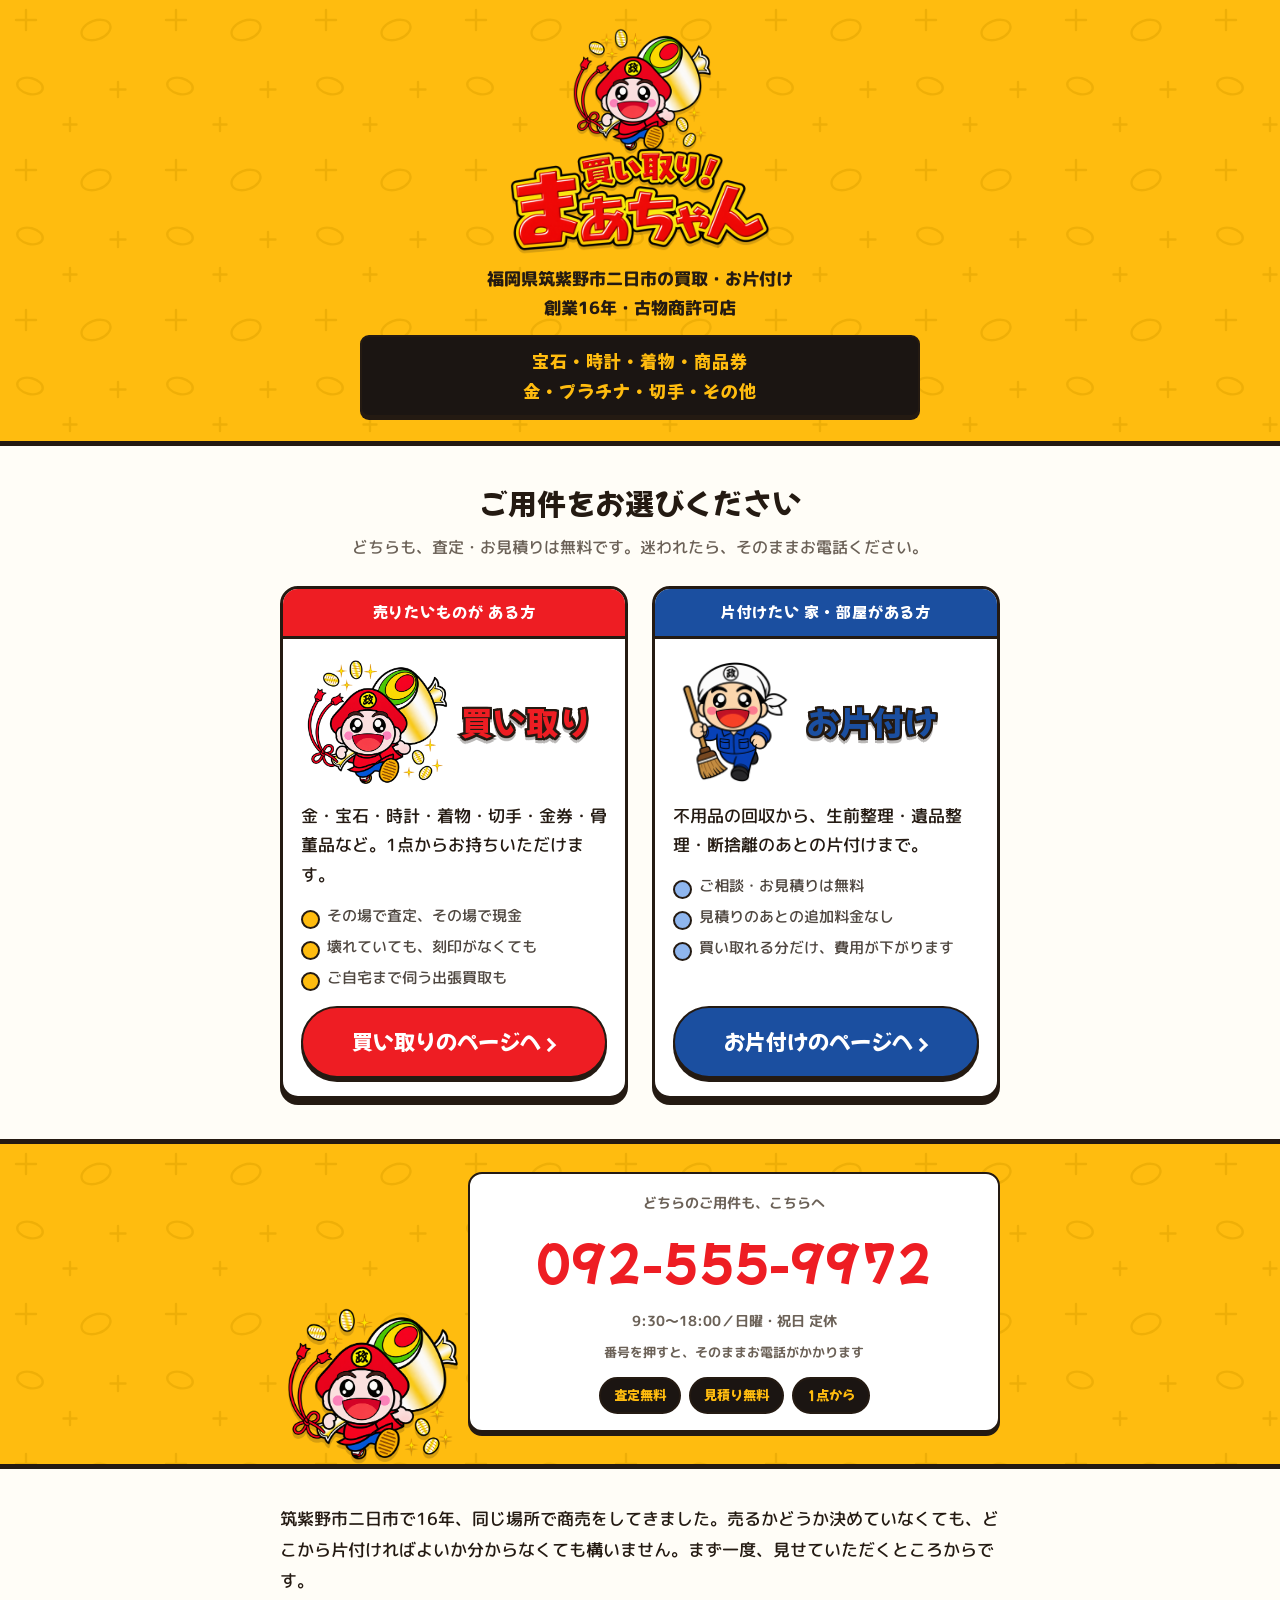
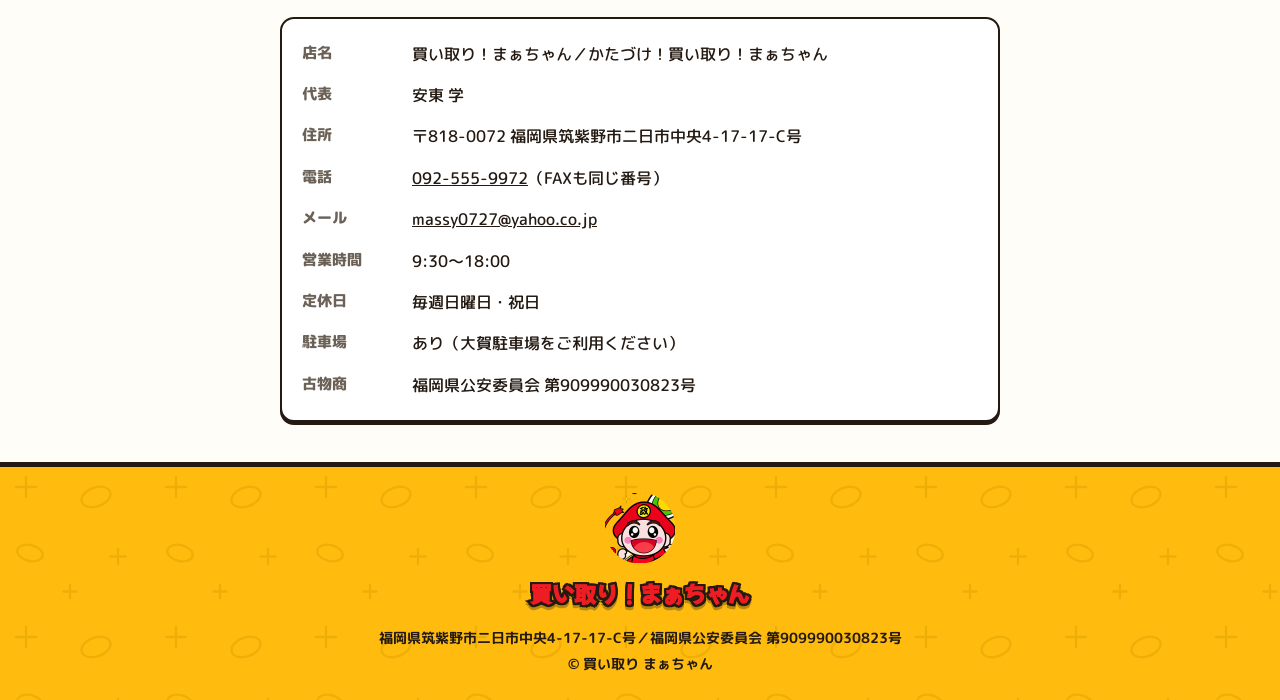
<file: index.html>
<!DOCTYPE html>
<html lang="ja">
<head>
<meta charset="UTF-8">
<meta name="viewport" content="width=device-width, initial-scale=1">
<title>買い取り！まぁちゃん｜筑紫野市二日市の買取・お片付け（創業16年）</title>
<meta name="description" content="福岡県筑紫野市二日市の「買い取り！まぁちゃん」。金・宝石・時計・着物・切手・金券の買取と、不用品回収・生前整理・遺品整理のお片付け。創業16年、古物商許可店。査定・見積り無料。">
<link rel="preconnect" href="https://fonts.googleapis.com">
<link rel="preconnect" href="https://fonts.gstatic.com" crossorigin>
<link href="https://fonts.googleapis.com/css2?family=M+PLUS+Rounded+1c:wght@400;500;700;800&family=Mochiy+Pop+One&display=swap" rel="stylesheet">
<link rel="stylesheet" href="style.css">
<style>
  /* =========================================================
     TOP（入口）ページ固有。
     この店は「買取」と「かたづけ」の2事業で、看板もロゴも分かれている。
     ご年配の方が迷わないよう、最初に2つだけ見せて選んでもらう構成。
     文字は大きく、押せる範囲はカード全体。
     ========================================================= */
  :root{ --ao-koi:#1b4fa0; }

  body{padding-bottom:0}

  .top-head{background:var(--ki);background-image:var(--jimon);border-bottom:5px solid var(--sumi);padding:22px 0 24px;text-align:center}
  .top-head img.logo{width:210px;height:auto;margin:0 auto 12px;filter:drop-shadow(0 3px 0 rgba(27,21,18,.18))}
  .top-head .yago-sub{font-size:15px;font-weight:800;line-height:1.7}
  .top-head .kuro-box{max-width:560px;margin-left:auto;margin-right:auto}
  @media(min-width:700px){ .top-head img.logo{width:260px} .top-head .yago-sub{font-size:17px} }

  /* ---- 2択 ---- */
  .erabu{padding:34px 0 40px}
  .erabu .midashi-c{text-align:center;margin-bottom:24px}
  .erabu .midashi-c h1{
    font-family:var(--pop);font-weight:400;font-size:23px;line-height:1.55;
    color:var(--sumi);letter-spacing:.01em;
  }
  .erabu .midashi-c p{font-size:15.5px;color:var(--hai);margin-top:8px;font-weight:500}
  @media(min-width:700px){ .erabu .midashi-c h1{font-size:29px} }

  .futatsu{display:grid;gap:20px}
  @media(min-width:800px){ .futatsu{grid-template-columns:1fr 1fr;gap:24px} }

  .sel{
    display:flex;flex-direction:column;text-decoration:none;
    background:#fff;border:3px solid var(--sumi);border-radius:18px;box-shadow:0 6px 0 var(--sumi);
    overflow:hidden;transition:transform .12s ease,box-shadow .12s ease;
  }
  .sel:active{transform:translateY(4px);box-shadow:0 2px 0 var(--sumi)}
  .sel .cap{
    font-family:var(--pop);font-size:15px;letter-spacing:.06em;text-align:center;
    padding:9px 12px;border-bottom:3px solid var(--sumi);color:#fff;
  }
  .sel-kaitori .cap{background:var(--aka)}
  .sel-katazuke .cap{background:var(--ao-koi)}

  .sel .e{display:flex;align-items:center;gap:12px;padding:14px 18px 4px;min-height:134px}
  .sel .e img{flex:0 0 auto;width:auto}
  .sel-kaitori .e img{height:118px}
  .sel-katazuke .e img{height:104px}
  .sel .e h2{
    font-family:var(--pop);font-weight:400;font-size:30px;line-height:1.3;margin:0;
    text-shadow:var(--fuchi);   /* paint-order 対応時は style.css が stroke に差し替える */
  }
  .sel .e h2::after{display:none}
  .sel-kaitori .e h2{color:var(--aka)}
  .sel-katazuke .e h2{color:var(--ao-koi)}

  .sel .body{padding:6px 18px 18px;flex:1;display:flex;flex-direction:column}
  .sel .lead{font-size:16.5px;font-weight:500;line-height:1.8;margin-bottom:14px}
  .sel ul{list-style:none;display:grid;gap:7px;margin-bottom:16px}
  .sel li{font-size:15px;font-weight:500;line-height:1.6;padding-left:26px;position:relative;color:#4f4740}
  .sel li::before{
    content:"";position:absolute;left:0;top:.42em;width:15px;height:15px;border-radius:50%;
    border:2.5px solid var(--sumi);
  }
  .sel-kaitori li::before{background:var(--ki)}
  .sel-katazuke li::before{background:#8fb6ee}
  .sel .go{
    margin-top:auto;text-align:center;font-family:var(--pop);font-size:19px;color:#fff;
    padding:14px;border-radius:999px;border:2.5px solid var(--sumi);box-shadow:0 4px 0 var(--sumi);
  }
  .sel-kaitori .go{background:var(--aka)}
  .sel-katazuke .go{background:var(--ao-koi)}
  @media(min-width:700px){
    .sel .e{min-height:156px}
    .sel-kaitori .e img{height:138px}
    .sel-katazuke .e img{height:122px}
    .sel .e h2{font-size:32px}
    .sel .go{font-size:21px}
  }

  /* ---- 電話（どちらの用でも同じ番号） ---- */
  .top-tel{background:var(--ki);background-image:var(--jimon);border-top:5px solid var(--sumi);border-bottom:5px solid var(--sumi);padding:28px 0 32px}
  .top-tel-in{display:flex;align-items:flex-end;gap:8px}
  .top-tel .machan{flex:0 0 auto;width:126px;margin-bottom:-32px;filter:drop-shadow(0 4px 0 rgba(27,21,18,.18))}
  .top-tel .migi{flex:1 1 auto;min-width:0}
  @media(min-width:700px){ .top-tel .machan{width:180px;margin-bottom:-36px} }
  @media(max-width:520px){
    .top-tel-in{flex-direction:column;align-items:stretch;gap:0}
    .top-tel .machan{width:110px;margin:0 0 -6px auto}
  }

  /* ---- 店の要約 ---- */
  .top-info{padding:34px 0 40px}
  .top-info dl{display:grid;grid-template-columns:6em 1fr;gap:11px 14px;font-size:16px;
    background:#fff;border:var(--waku);border-radius:14px;box-shadow:var(--kage-s);padding:20px}
  .top-info dt{font-weight:800;font-size:15px;color:var(--hai)}
  .top-info .hito{font-size:16.5px;margin-bottom:20px;line-height:1.9}
</style>
</head>
<body>

<div class="top-head">
  <div class="wrap">
    <img class="logo" src="logo-mark.png" alt="買い取り！まぁちゃん">
    <p class="yago-sub">福岡県筑紫野市二日市の買取・お片付け<br>創業16年・古物商許可店</p>
    <div class="kuro-box">宝石・時計・着物・商品券<br>金・プラチナ・切手・その他</div>
  </div>
</div>

<div class="erabu">
  <div class="wrap">
    <div class="midashi-c">
      <h1>ご用件をお選びください</h1>
      <p>どちらも、査定・お見積りは無料です。迷われたら、そのままお電話ください。</p>
    </div>

    <div class="futatsu">

      <a class="sel sel-kaitori" href="kaitori.html">
        <div class="cap">売りたいものが ある方</div>
        <div class="e">
          <img src="mascot.png" alt="">
          <h2>買い取り</h2>
        </div>
        <div class="body">
          <p class="lead">金・宝石・時計・着物・切手・金券・骨董品など。1点からお持ちいただけます。</p>
          <ul>
            <li>その場で査定、その場で現金</li>
            <li>壊れていても、刻印がなくても</li>
            <li>ご自宅まで伺う出張買取も</li>
          </ul>
          <div class="go">買い取りのページへ ›</div>
        </div>
      </a>

      <a class="sel sel-katazuke" href="katazuke.html">
        <div class="cap">片付けたい 家・部屋がある方</div>
        <div class="e">
          <img src="mascot-katazuke.png" alt="">
          <h2>お片付け</h2>
        </div>
        <div class="body">
          <p class="lead">不用品の回収から、生前整理・遺品整理・断捨離のあとの片付けまで。</p>
          <ul>
            <li>ご相談・お見積りは無料</li>
            <li>見積りのあとの追加料金なし</li>
            <li>買い取れる分だけ、費用が下がります</li>
          </ul>
          <div class="go">お片付けのページへ ›</div>
        </div>
      </a>

    </div>
  </div>
</div>

<div class="top-tel">
  <div class="wrap top-tel-in">
    <img class="machan" src="mascot.png" alt="まぁちゃん">
    <div class="migi">
      <div class="tel-box">
        <div class="label">どちらのご用件も、こちらへ</div>
        <a class="tel-num" href="tel:0925559972">092-555-9972</a>
        <div class="hours">9:30〜18:00／日曜・祝日 定休</div>
        <p class="tel-tap">番号を押すと、そのままお電話がかかります</p>
        <div class="badges"><span class="badge">査定無料</span><span class="badge">見積り無料</span><span class="badge">1点から</span></div>
      </div>
    </div>
  </div>
</div>

<div class="top-info">
  <div class="wrap">
    <p class="hito">筑紫野市二日市で16年、同じ場所で商売をしてきました。売るかどうか決めていなくても、どこから片付ければよいか分からなくても構いません。まず一度、見せていただくところからです。</p>
    <dl>
      <dt>店名</dt><dd>買い取り！まぁちゃん／かたづけ！買い取り！まぁちゃん</dd>
      <dt>代表</dt><dd>安東 学</dd>
      <dt>住所</dt><dd>〒818-0072 福岡県筑紫野市二日市中央4-17-17-C号</dd>
      <dt>電話</dt><dd><a href="tel:0925559972">092-555-9972</a>（FAXも同じ番号）</dd>
      <dt>メール</dt><dd><a href="mailto:massy0727@yahoo.co.jp">massy0727@yahoo.co.jp</a></dd>
      <dt>営業時間</dt><dd>9:30〜18:00</dd>
      <dt>定休日</dt><dd>毎週日曜日・祝日</dd>
      <dt>駐車場</dt><dd>あり（大賀駐車場をご利用ください）</dd>
      <dt>古物商</dt><dd>福岡県公安委員会 第909990030823号</dd>
    </dl>
  </div>
</div>

<footer>
  <div class="wrap">
    <img class="kao" src="mascot-face.png" alt="" aria-hidden="true">
    <div class="yago">買い取り！まぁちゃん</div>
    福岡県筑紫野市二日市中央4-17-17-C号／福岡県公安委員会 第909990030823号<br>
    © 買い取り まぁちゃん
  </div>
</footer>

</body>
</html>
</file>
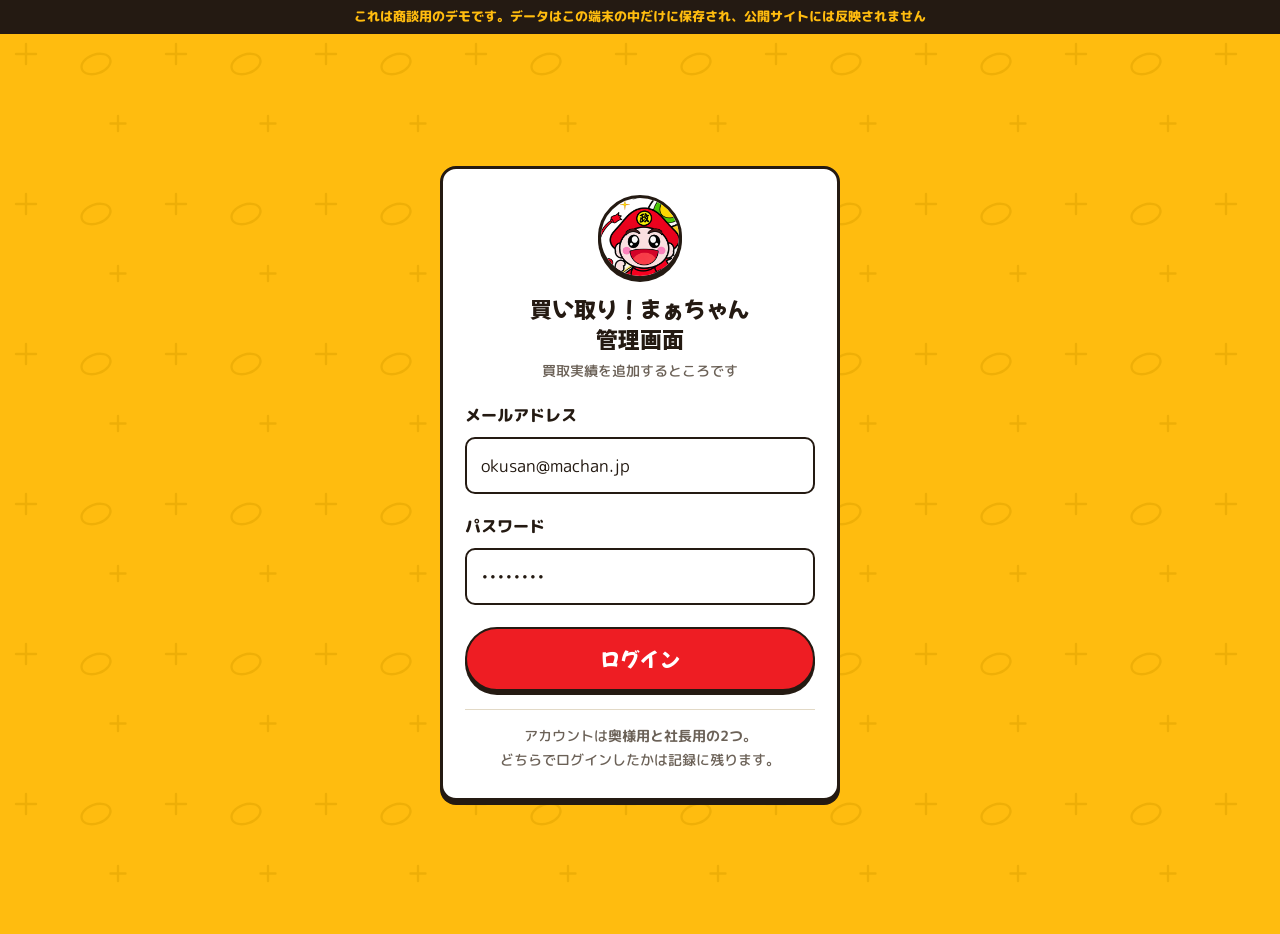
<file: demo-admin.html>
<!DOCTYPE html>
<html lang="ja">
<head>
<meta charset="UTF-8">
<meta name="viewport" content="width=device-width, initial-scale=1">
<meta name="robots" content="noindex, nofollow">
<title>買い取り！まぁちゃん｜管理画面（デモ）</title>
<link rel="preconnect" href="https://fonts.googleapis.com">
<link rel="preconnect" href="https://fonts.gstatic.com" crossorigin>
<link href="https://fonts.googleapis.com/css2?family=M+PLUS+Rounded+1c:wght@400;500;700;800&family=Mochiy+Pop+One&display=swap" rel="stylesheet">
<style>
  /* =========================================================
     管理画面デモ — 奥様が毎週さわる画面のイメージ
     本番は Cloudflare Pages Functions + D1 + R2 の予定。
     いまは全部この1ファイルで完結していて、データは
     ブラウザの中（localStorage）に保存している。サーバーは要らない。

     方針：
     - 触るのは「買取実績」だけ。全部いじれると触らなくなるし崩れる
     - スマホ前提。指で押せる大きさ、18px以上の文字
     - 写真はその場で縮小・圧縮する（4MBの直撮りをそのまま載せない）
     - 下書き・承認はなし。押したら公開。ただし直せる・消せる
     ========================================================= */
  :root{
    --ki:#ffbc0f; --aka:#ee1d23; --sumi:#241a12; --kuro:#1b1512;
    --midori:#0a8f43; --hai:#6b6157; --sen:#e2d9c6;
    --kami:#fdfaf2; --shiro:#fff;
    --pop:"Mochiy Pop One","Hiragino Maru Gothic ProN","M PLUS Rounded 1c",sans-serif;
    --maru:"M PLUS Rounded 1c","Hiragino Maru Gothic ProN","Hiragino Sans","Yu Gothic",sans-serif;
    --waku:2.5px solid var(--sumi);
    --kage:0 4px 0 var(--sumi);
    --kage-s:0 3px 0 var(--sumi);
  }
  *{box-sizing:border-box;margin:0;padding:0}
  html{-webkit-text-size-adjust:100%}
  body{font-family:var(--maru);font-size:18px;font-weight:500;line-height:1.8;color:var(--sumi);background:var(--kami)}
  img{max-width:100%;display:block}
  .wrap{max-width:620px;margin:0 auto;padding:0 16px}

  /* デモである、とはっきり出しておく（納品物と取り違えないため） */
  .demobar{background:var(--sumi);color:var(--ki);text-align:center;font-size:13px;font-weight:800;padding:7px 12px;line-height:1.5}

  header{background:var(--ki);border-bottom:5px solid var(--sumi);padding:12px 0}
  .head{display:flex;align-items:center;gap:12px}
  .head .kao{width:46px;height:46px;border-radius:50%;border:2.5px solid var(--sumi);background:#fff;box-shadow:var(--kage-s);flex:0 0 auto}
  .head .t{font-family:var(--pop);font-size:19px;line-height:1.35}
  .head .t small{display:block;font-family:var(--maru);font-size:12.5px;font-weight:800}
  .head .out{margin-left:auto;font-size:13px;font-weight:800;background:#fff;border:2px solid var(--sumi);border-radius:999px;padding:5px 13px;cursor:pointer;font-family:inherit}

  .tabs{display:flex;background:var(--kuro);border-bottom:4px solid var(--aka)}
  .tabs button{flex:1;background:none;border:0;color:#fff;font-family:var(--pop);font-size:15px;padding:13px 6px;cursor:pointer;border-bottom:4px solid transparent;margin-bottom:-4px}
  .tabs button.on{color:var(--ki);border-bottom-color:var(--ki)}

  main{padding:22px 0 60px}
  h2{font-family:var(--pop);font-weight:400;font-size:21px;margin-bottom:4px}
  .lead{font-size:14.5px;color:var(--hai);margin-bottom:18px;line-height:1.75}

  .btn{
    display:block;width:100%;text-align:center;font-family:var(--pop);font-size:19px;
    padding:16px;border:var(--waku);border-radius:999px;box-shadow:var(--kage);cursor:pointer;
    background:var(--aka);color:#fff;line-height:1.4;
  }
  .btn:active{transform:translateY(3px);box-shadow:0 1px 0 var(--sumi)}
  .btn.sub{background:#fff;color:var(--sumi);font-size:17px;padding:13px}
  .btn.midori{background:var(--midori)}

  .card{background:#fff;border:var(--waku);border-radius:14px;box-shadow:var(--kage-s);padding:18px;margin-bottom:18px}

  label{display:block;font-weight:800;font-size:16px;margin:18px 0 7px}
  label .nin{font-weight:500;font-size:13.5px;color:var(--hai)}
  input[type=text],input[type=email],input[type=password],input[type=date],select{
    width:100%;padding:14px;border:var(--waku);border-radius:10px;font-size:17px;font-family:inherit;background:#fff;color:var(--sumi)
  }
  .hint{font-size:13px;color:var(--hai);margin-top:6px;line-height:1.7}

  /* 写真を選ぶところ */
  .photo{position:relative;border:2.5px dashed var(--sumi);border-radius:12px;background:#fff;text-align:center;padding:26px 14px;cursor:pointer}
  .photo input{position:absolute;inset:0;opacity:0;width:100%;height:100%;cursor:pointer}
  .photo .ic{font-size:34px;line-height:1}
  .photo .t1{font-family:var(--pop);font-size:18px;margin-top:6px}
  .photo .t2{font-size:13.5px;color:var(--hai)}
  .preview{margin-top:12px;display:none}
  .preview img{width:100%;border:var(--waku);border-radius:12px}
  .preview .size{font-size:13.5px;color:var(--hai);margin-top:8px;line-height:1.7}
  .preview .size b{color:var(--midori)}

  /* 一覧 */
  .rows{display:grid;gap:12px}
  .row{background:#fff;border:var(--waku);border-radius:12px;box-shadow:var(--kage-s);display:flex;gap:12px;padding:11px;align-items:center}
  .row .th{width:74px;height:74px;flex:0 0 74px;border:2px solid var(--sumi);border-radius:9px;overflow:hidden;background:#f2ead6;display:flex;align-items:center;justify-content:center;font-size:11px;color:var(--hai);text-align:center}
  .row .th img{width:100%;height:100%;object-fit:cover}
  .row .b{flex:1;min-width:0}
  .row .hi{font-size:12.5px;color:var(--hai);font-weight:700}
  .row .cat{font-family:var(--pop);font-size:16.5px;line-height:1.4}
  .row .yen{font-family:var(--pop);font-size:17px;color:var(--aka)}
  .row .ope{display:flex;flex-direction:column;gap:6px;flex:0 0 auto}
  .row .ope button{font-family:inherit;font-size:13.5px;font-weight:800;border:2px solid var(--sumi);border-radius:8px;background:#fff;padding:6px 10px;cursor:pointer}
  .row .ope .del{color:var(--aka)}

  .empty{text-align:center;color:var(--hai);font-size:15px;padding:34px 10px;border:2px dashed var(--sen);border-radius:12px}

  /* 保存しました、の帯 */
  .toast{position:fixed;left:50%;bottom:24px;transform:translateX(-50%) translateY(120%);
    background:var(--midori);color:#fff;font-family:var(--pop);font-size:17px;
    padding:14px 26px;border:var(--waku);border-radius:999px;box-shadow:var(--kage);
    transition:transform .28s cubic-bezier(.2,1.2,.4,1),opacity .2s;z-index:90;white-space:nowrap;opacity:0;pointer-events:none}
  .toast.on{transform:translateX(-50%) translateY(0);opacity:1}

  .note{background:#fff8e0;border:2px solid var(--sumi);border-radius:12px;padding:14px 16px;font-size:14px;line-height:1.8;margin-top:22px}
  .note b{font-family:var(--pop);font-weight:400;display:block;margin-bottom:4px}

  /* ログイン画面 */
  #login{min-height:100vh;display:flex;align-items:center;justify-content:center;padding:24px 16px;background:var(--ki);
    background-image:url("data:image/svg+xml,%3Csvg xmlns='http://www.w3.org/2000/svg' width='150' height='150'%3E%3Cg stroke='%23e0a200' fill='none' stroke-width='2.4' stroke-linecap='round' opacity='.55'%3E%3Cpath d='M26 10v20M16 20h20'/%3E%3Cpath d='M118 82v15M110.5 89.5h15'/%3E%3C/g%3E%3Cellipse cx='96' cy='30' rx='15' ry='9.5' transform='rotate(-20 96 30)' stroke='%23e0a200' fill='none' stroke-width='2.4' opacity='.5'/%3E%3C/svg%3E")}
  #login .box{background:#fff;border:3px solid var(--sumi);border-radius:16px;box-shadow:var(--kage);padding:26px 22px;max-width:400px;width:100%;text-align:center}
  #login .kao{width:84px;height:84px;border-radius:50%;border:3px solid var(--sumi);box-shadow:var(--kage-s);margin:0 auto 14px;background:#fff}
  #login h1{font-family:var(--pop);font-weight:400;font-size:22px;line-height:1.4;margin-bottom:4px}
  #login .sub{font-size:14px;color:var(--hai);margin-bottom:18px}
  #login label{text-align:left}
  #login .btn{margin-top:22px}
  #login .who{margin-top:18px;font-size:13.5px;color:var(--hai);line-height:1.8;border-top:1px solid var(--sen);padding-top:14px}

  .hidden{display:none!important}
  @media(min-width:640px){ .btn{font-size:20px} h2{font-size:24px} }
</style>
</head>
<body>

<div class="demobar">これは商談用のデモです。データはこの端末の中だけに保存され、公開サイトには反映されません</div>

<!-- ============ ログイン ============ -->
<div id="login">
  <div class="box">
    <img class="kao" src="mascot-face.png" alt="">
    <h1>買い取り！まぁちゃん<br>管理画面</h1>
    <p class="sub">買取実績を追加するところです</p>
    <label for="lg-id">メールアドレス</label>
    <input id="lg-id" type="email" value="okusan@machan.jp" autocomplete="off">
    <label for="lg-pw">パスワード</label>
    <input id="lg-pw" type="password" value="demodemo" autocomplete="off">
    <button class="btn" id="lg-go">ログイン</button>
    <p class="who">アカウントは<b>奥様用と社長用の2つ</b>。<br>どちらでログインしたかは記録に残ります。</p>
  </div>
</div>

<!-- ============ 管理画面本体 ============ -->
<div id="app" class="hidden">

  <header>
    <div class="wrap head">
      <img class="kao" src="mascot-face.png" alt="">
      <div class="t">まぁちゃん 管理画面<small>奥様でログイン中</small></div>
      <button class="out" id="logout">ログアウト</button>
    </div>
  </header>

  <nav class="tabs">
    <button data-tab="list" class="on">買取実績</button>
    <button data-tab="add">＋ 追加する</button>
    <button data-tab="souba">本日の相場 ▲</button>
  </nav>

  <main>

    <!-- ---- 一覧 ---- -->
    <section id="tab-list" class="wrap">
      <h2>買取実績</h2>
      <p class="lead">新しいものが上に出ます。ここに並んだものが、そのままお店のホームページに出ます。</p>
      <div class="rows" id="rows"></div>
      <div class="note">
        <b>この画面でできること</b>
        追加する・直す・消す、の3つだけです。<br>
        ホームページの他の場所（文章やレイアウト）は、ここからは変わりません。<b style="display:inline">壊れる心配がない</b>ようにしてあります。
      </div>
    </section>

    <!-- ---- 追加・編集 ---- -->
    <section id="tab-add" class="wrap hidden">
      <h2 id="add-title">買取実績を追加する</h2>
      <p class="lead">写真を選んで、種類を選んで、押すだけです。金額は入れても入れなくても構いません。</p>

      <div class="card">
        <label>写真</label>
        <div class="photo" id="photo-box">
          <input type="file" id="f-photo" accept="image/*" capture="environment">
          <div class="ic">📷</div>
          <div class="t1">写真を撮る／選ぶ</div>
          <div class="t2">スマホで撮ってそのまま選べます</div>
        </div>
        <div class="preview" id="preview">
          <img id="prev-img" alt="">
          <p class="size" id="prev-size"></p>
        </div>

        <label for="f-cat">品物の種類</label>
        <select id="f-cat">
          <option>金・プラチナ</option>
          <option>ダイヤ・宝石</option>
          <option>ブランドバッグ</option>
          <option>時計</option>
          <option>切手・はがき</option>
          <option>金券・商品券</option>
          <option>古銭・記念硬貨</option>
          <option>骨董・古美術</option>
          <option>着物・帯</option>
          <option>カメラ・その他</option>
          <option>お酒</option>
          <option>勲章・軍装品</option>
        </select>

        <label for="f-price">買取金額 <span class="nin">（入れなくてもかまいません）</span></label>
        <input id="f-price" type="text" inputmode="numeric" placeholder="38,000">
        <p class="hint">金額を入れない実績も混ぜておくと、自然に見えます。</p>

        <label for="f-date">日付</label>
        <input id="f-date" type="date">
        <p class="hint">今日の日付が最初から入っています。変えたいときだけ触ってください。</p>
      </div>

      <button class="btn" id="save">この内容で公開する</button>
      <button class="btn sub hidden" id="cancel" style="margin-top:10px">やめる</button>
    </section>

    <!-- ---- 相場（未決定） ---- -->
    <section id="tab-souba" class="wrap hidden">
      <h2>本日の相場 ▲</h2>
      <p class="lead">▲ここは当日ご相談。実績（週1回）と相場（毎日動く）は性格が違うので、画面を分けてあります。</p>
      <div class="card">
        <label for="s-k24">K24（純金）1gあたり</label>
        <input id="s-k24" type="text" inputmode="numeric" placeholder="00,000">
        <label for="s-pt">Pt1000（純プラチナ）1gあたり</label>
        <input id="s-pt" type="text" inputmode="numeric" placeholder="0,000">
      </div>
      <button class="btn midori" id="save-souba">相場を更新する</button>
      <div class="note">
        <b>ここは「作らない」選択肢もあります</b>
        毎日の手入力は、必ずどこかで止まります。止まった数字が出ているほうが、数字が無いより信用を落とします。<br>
        ・毎日入れられるなら、この画面をつける<br>
        ・むずかしいなら、相場の枠ごと外して「お電話でご確認ください」にする<br>
        ・将来は相場を自動で取ってくる形にもできます
      </div>
    </section>

  </main>
</div>

<div class="toast" id="toast">保存しました</div>

<script>
/* ---------------------------------------------------------
   デモ用。本番は Cloudflare Pages Functions + D1 + R2 に置き換える。
   表示側（index.html）の JISSEKI 配列を、ここが吐くJSONに
   差し替えるだけで移行できる形にしてある。
--------------------------------------------------------- */
const KEY = 'machan-demo-jisseki';
const SEED = [
  { id:1, cat:'金・プラチナ',   price:'98,000', date:'2026-09-02', img:'img/item-gold.jpg' },
  { id:2, cat:'切手・はがき',   price:'41,500', date:'2026-08-30', img:'img/item-stamp.jpg' },
  { id:3, cat:'時計',           price:'',       date:'2026-08-28', img:'img/item-watch.jpg' },
  { id:4, cat:'ダイヤ・宝石',   price:'56,000', date:'2026-08-25', img:'img/item-jewel.jpg' },
  { id:5, cat:'古銭・記念硬貨', price:'12,000', date:'2026-08-21', img:'img/item-coin.jpg' }
];

let data = load();
let editingId = null;
let pickedImage = null;

function load(){
  try{ const v = JSON.parse(localStorage.getItem(KEY)); if(Array.isArray(v)) return v; }catch(e){}
  return SEED.slice();
}
function save(){
  try{ localStorage.setItem(KEY, JSON.stringify(data)); }catch(e){}
}

/* ---- ログイン（デモなので中身は見ていない） ---- */
document.getElementById('lg-go').addEventListener('click', function(){
  document.getElementById('login').classList.add('hidden');
  document.getElementById('app').classList.remove('hidden');
  window.scrollTo(0,0);
});
document.getElementById('logout').addEventListener('click', function(){
  document.getElementById('app').classList.add('hidden');
  document.getElementById('login').classList.remove('hidden');
  window.scrollTo(0,0);
});

/* ---- タブ ---- */
const tabs = Array.from(document.querySelectorAll('.tabs button'));
function show(name){
  tabs.forEach(function(b){ b.classList.toggle('on', b.dataset.tab === name); });
  ['list','add','souba'].forEach(function(n){
    document.getElementById('tab-'+n).classList.toggle('hidden', n !== name);
  });
  window.scrollTo(0,0);
}
tabs.forEach(function(b){
  b.addEventListener('click', function(){
    if(b.dataset.tab === 'add' && editingId !== null) resetForm();
    show(b.dataset.tab);
  });
});

/* ---- 写真：その場で縮小・圧縮する ----
   スマホの直撮りは3〜5MBある。そのまま載せるとページが開かなくなるので、
   長辺1200pxまで縮めて JPEG 80% にしてから保存する。            */
const MAXPX = 1200, QUALITY = 0.8;
document.getElementById('f-photo').addEventListener('change', function(e){
  const file = e.target.files && e.target.files[0];
  if(!file) return;
  const before = file.size;
  const reader = new FileReader();
  reader.onload = function(ev){
    const im = new Image();
    im.onload = function(){
      let w = im.width, h = im.height;
      const scale = Math.min(1, MAXPX / Math.max(w, h));
      w = Math.round(w * scale); h = Math.round(h * scale);
      const cv = document.createElement('canvas');
      cv.width = w; cv.height = h;
      cv.getContext('2d').drawImage(im, 0, 0, w, h);
      pickedImage = cv.toDataURL('image/jpeg', QUALITY);
      const after = Math.round(pickedImage.length * 3 / 4);
      document.getElementById('prev-img').src = pickedImage;
      document.getElementById('preview').style.display = 'block';
      document.getElementById('prev-size').innerHTML =
        'この写真は自動で小さくしました<br>' + kb(before) + ' → <b>' + kb(after) + '</b>（' + w + '×' + h + '）';
    };
    im.src = ev.target.result;
  };
  reader.readAsDataURL(file);
});
function kb(n){
  return n >= 1024*1024 ? (n/1024/1024).toFixed(1)+' MB' : Math.round(n/1024)+' KB';
}

/* ---- 一覧 ---- */
function fmtDate(iso){
  const p = String(iso).split('-');
  return p.length === 3 ? (p[0]+'年'+Number(p[1])+'月'+Number(p[2])+'日') : iso;
}
function render(){
  const el = document.getElementById('rows');
  if(!data.length){
    el.innerHTML = '<div class="empty">まだ登録がありません。<br>上の「＋ 追加する」から入れてください。</div>';
    return;
  }
  el.innerHTML = '';
  data.forEach(function(j){
    const d = document.createElement('div');
    d.className = 'row';
    const thumb = j.img ? '<img src="'+j.img+'" alt="">' : '写真<br>なし';
    d.innerHTML =
      '<div class="th">'+thumb+'</div>' +
      '<div class="b">' +
        '<div class="hi">'+fmtDate(j.date)+'</div>' +
        '<div class="cat">'+j.cat+'</div>' +
        (j.price ? '<div class="yen">'+j.price+' 円</div>' : '') +
      '</div>' +
      '<div class="ope">' +
        '<button data-ed="'+j.id+'">直す</button>' +
        '<button class="del" data-del="'+j.id+'">消す</button>' +
      '</div>';
    el.appendChild(d);
  });
}
document.getElementById('rows').addEventListener('click', function(e){
  const ed = e.target.getAttribute('data-ed');
  const del = e.target.getAttribute('data-del');
  if(ed) startEdit(Number(ed));
  if(del){
    const j = data.find(function(x){ return x.id === Number(del); });
    if(confirm('この実績を消します。よろしいですか。\n\n'+fmtDate(j.date)+'　'+j.cat)){
      data = data.filter(function(x){ return x.id !== Number(del); });
      save(); render(); toast('消しました');
    }
  }
});

/* ---- 追加・編集 ---- */
function today(){
  const d = new Date();
  const p = function(n){ return String(n).padStart(2,'0'); };
  return d.getFullYear()+'-'+p(d.getMonth()+1)+'-'+p(d.getDate());
}
function resetForm(){
  editingId = null; pickedImage = null;
  document.getElementById('add-title').textContent = '買取実績を追加する';
  document.getElementById('f-cat').selectedIndex = 0;
  document.getElementById('f-price').value = '';
  document.getElementById('f-date').value = today();
  document.getElementById('f-photo').value = '';
  document.getElementById('preview').style.display = 'none';
  document.getElementById('save').textContent = 'この内容で公開する';
  document.getElementById('cancel').classList.add('hidden');
}
function startEdit(id){
  const j = data.find(function(x){ return x.id === id; });
  if(!j) return;
  editingId = id; pickedImage = j.img || null;
  document.getElementById('add-title').textContent = '買取実績を直す';
  const sel = document.getElementById('f-cat');
  Array.from(sel.options).forEach(function(o,i){ if(o.value === j.cat) sel.selectedIndex = i; });
  document.getElementById('f-price').value = j.price || '';
  document.getElementById('f-date').value = j.date;
  if(j.img){
    document.getElementById('prev-img').src = j.img;
    document.getElementById('preview').style.display = 'block';
    document.getElementById('prev-size').textContent = 'いまの写真';
  } else {
    document.getElementById('preview').style.display = 'none';
  }
  document.getElementById('save').textContent = 'この内容で直す';
  document.getElementById('cancel').classList.remove('hidden');
  show('add');
}
document.getElementById('cancel').addEventListener('click', function(){ resetForm(); show('list'); });

document.getElementById('save').addEventListener('click', function(){
  const cat = document.getElementById('f-cat').value;
  const price = document.getElementById('f-price').value.trim();
  const date = document.getElementById('f-date').value || today();
  if(editingId !== null){
    const j = data.find(function(x){ return x.id === editingId; });
    j.cat = cat; j.price = price; j.date = date; j.img = pickedImage;
    toast('直しました');
  } else {
    data.unshift({ id: Date.now(), cat: cat, price: price, date: date, img: pickedImage });
    toast('公開しました');
  }
  data.sort(function(a,b){ return a.date < b.date ? 1 : a.date > b.date ? -1 : 0; });
  save(); render(); resetForm(); show('list');
});

/* ---- 相場 ---- */
document.getElementById('save-souba').addEventListener('click', function(){ toast('相場を更新しました'); });

/* ---- 保存しました、の帯 ---- */
let tid;
function toast(msg){
  const t = document.getElementById('toast');
  t.textContent = msg; t.classList.add('on');
  clearTimeout(tid); tid = setTimeout(function(){ t.classList.remove('on'); }, 2200);
}

resetForm();
render();
</script>
</body>
</html>
</file>
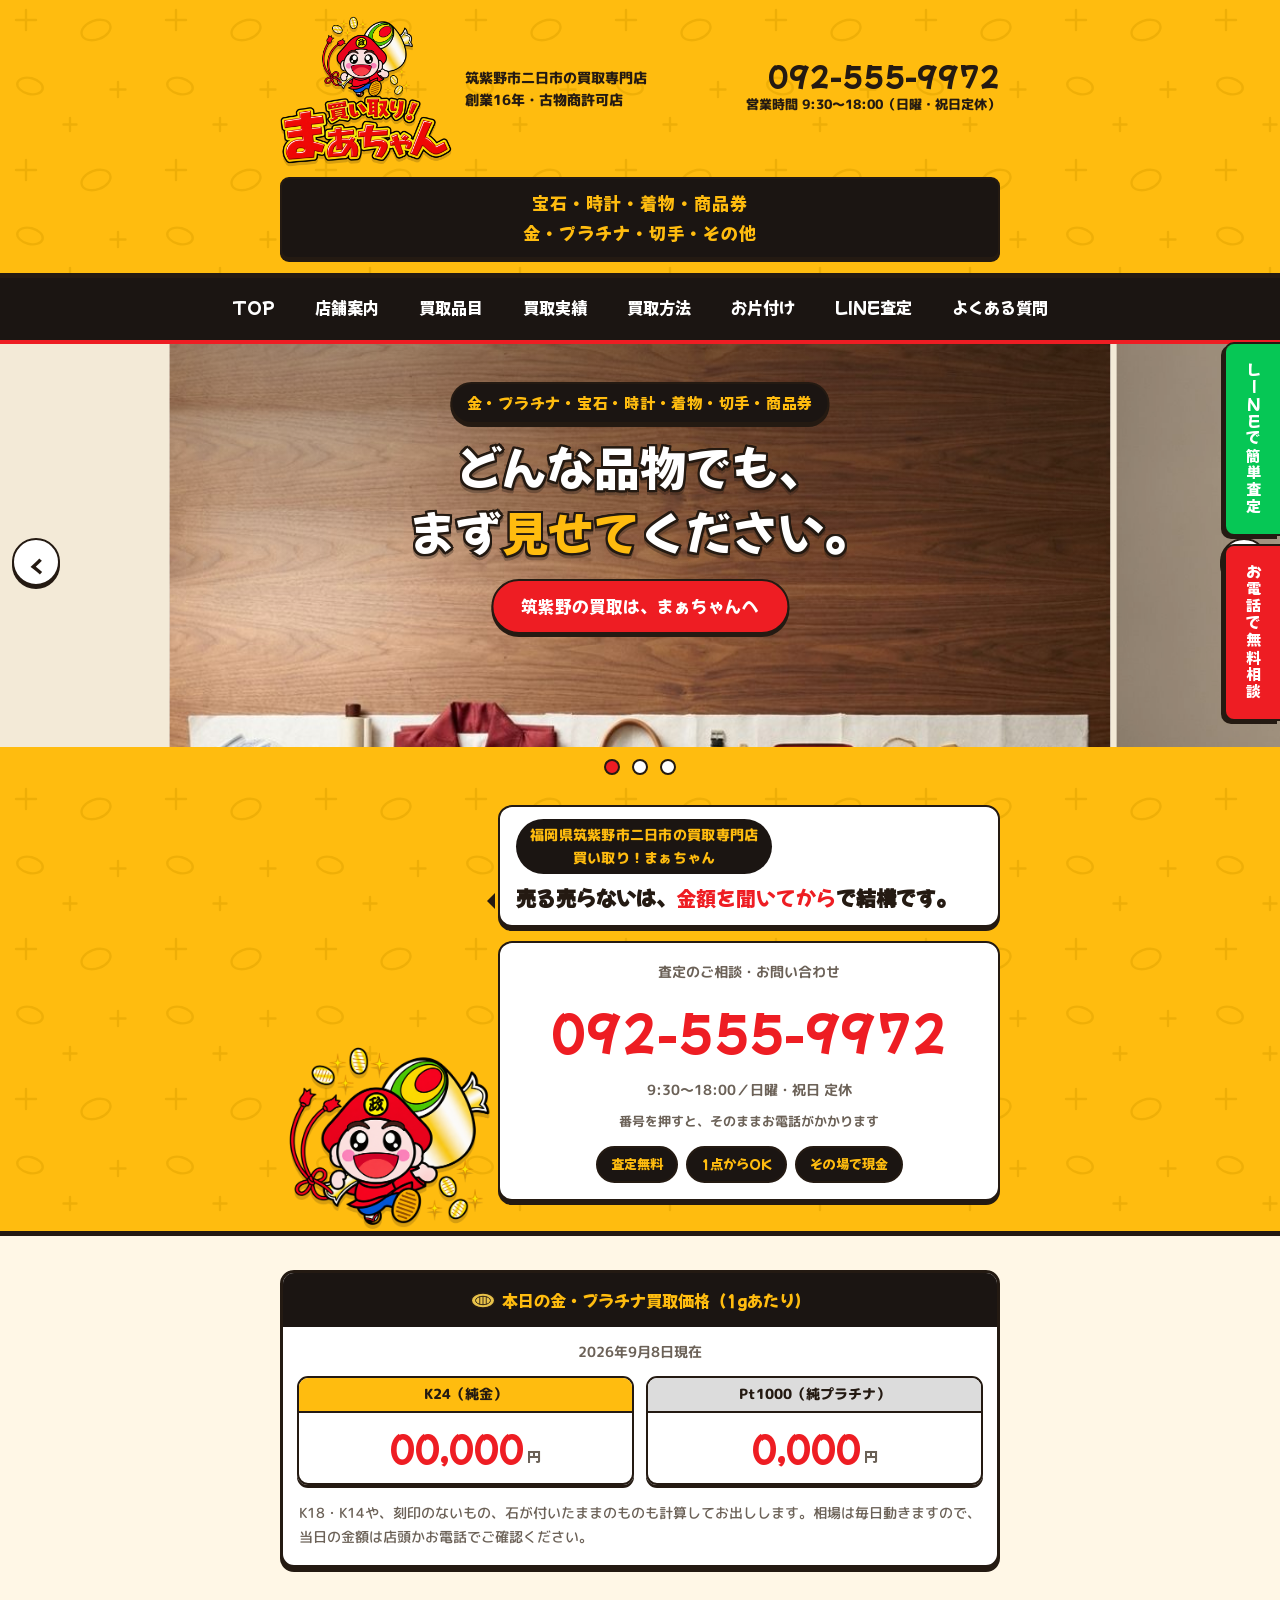
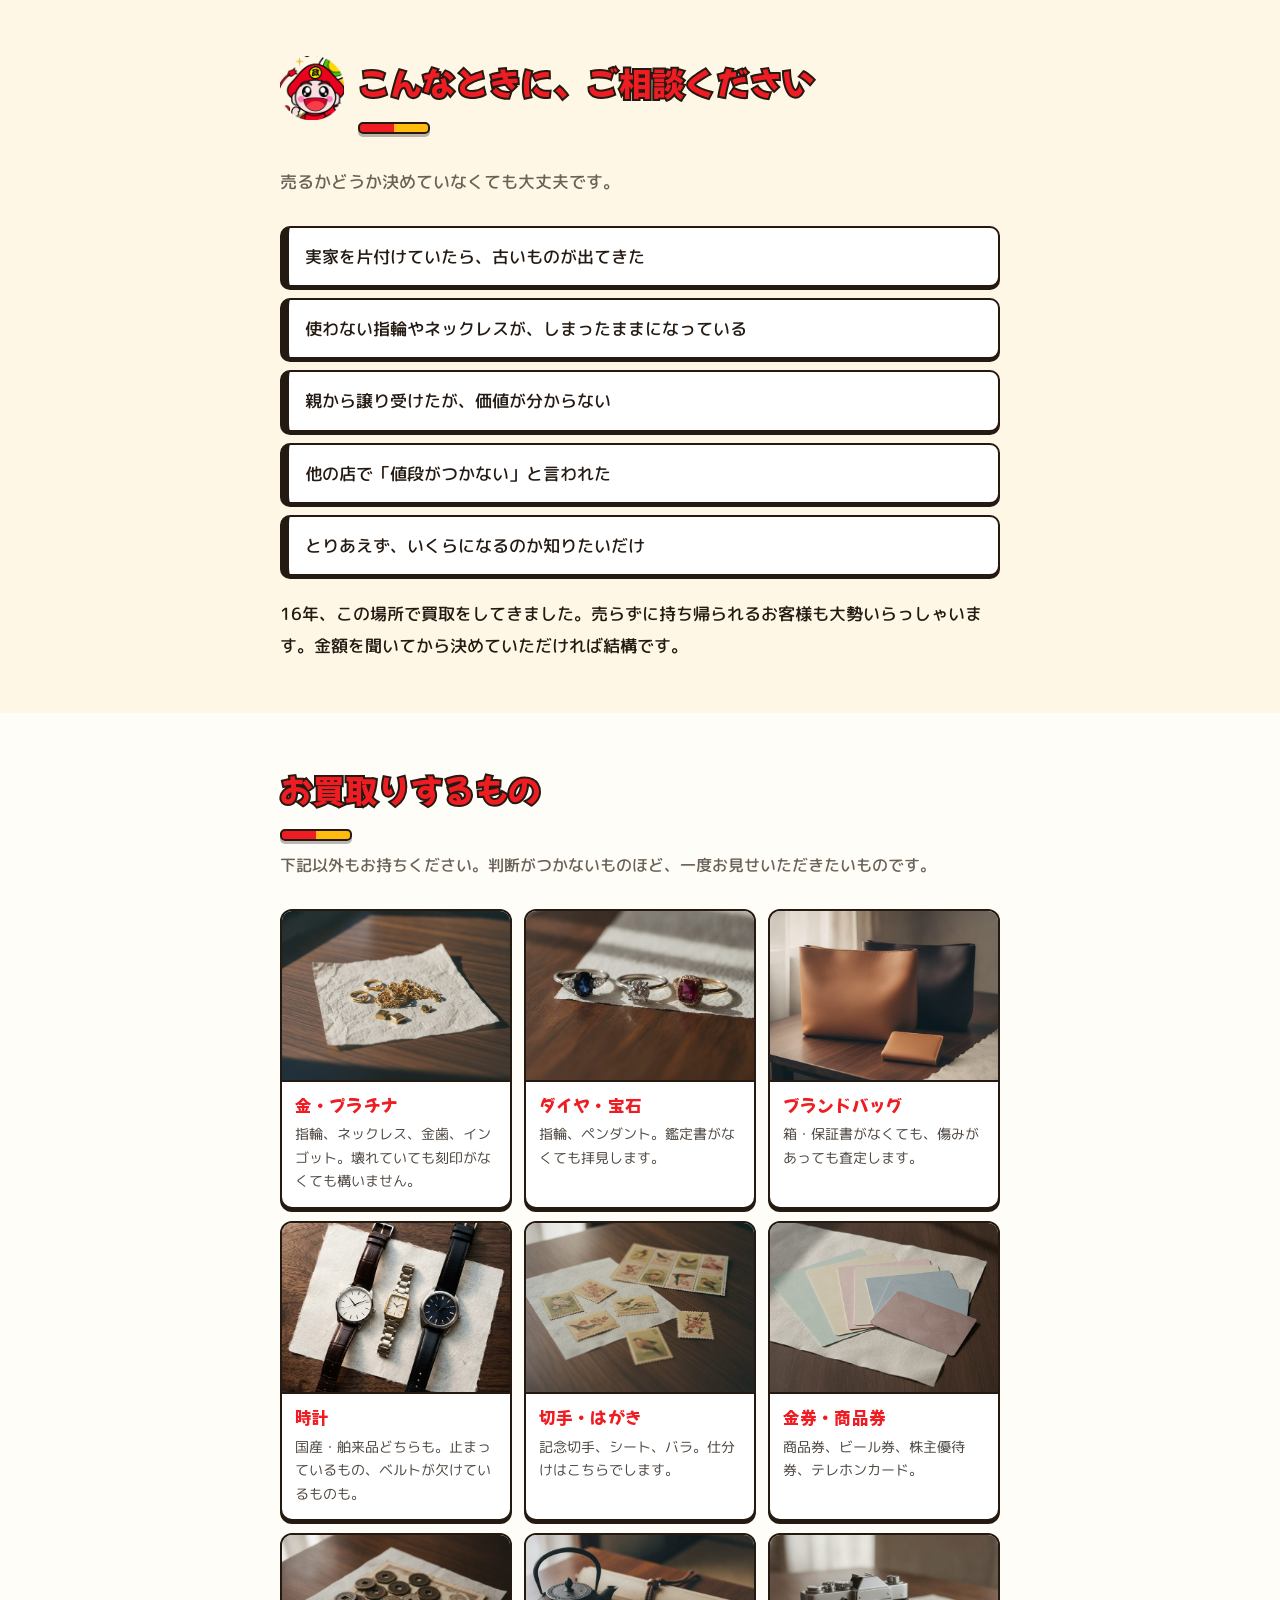
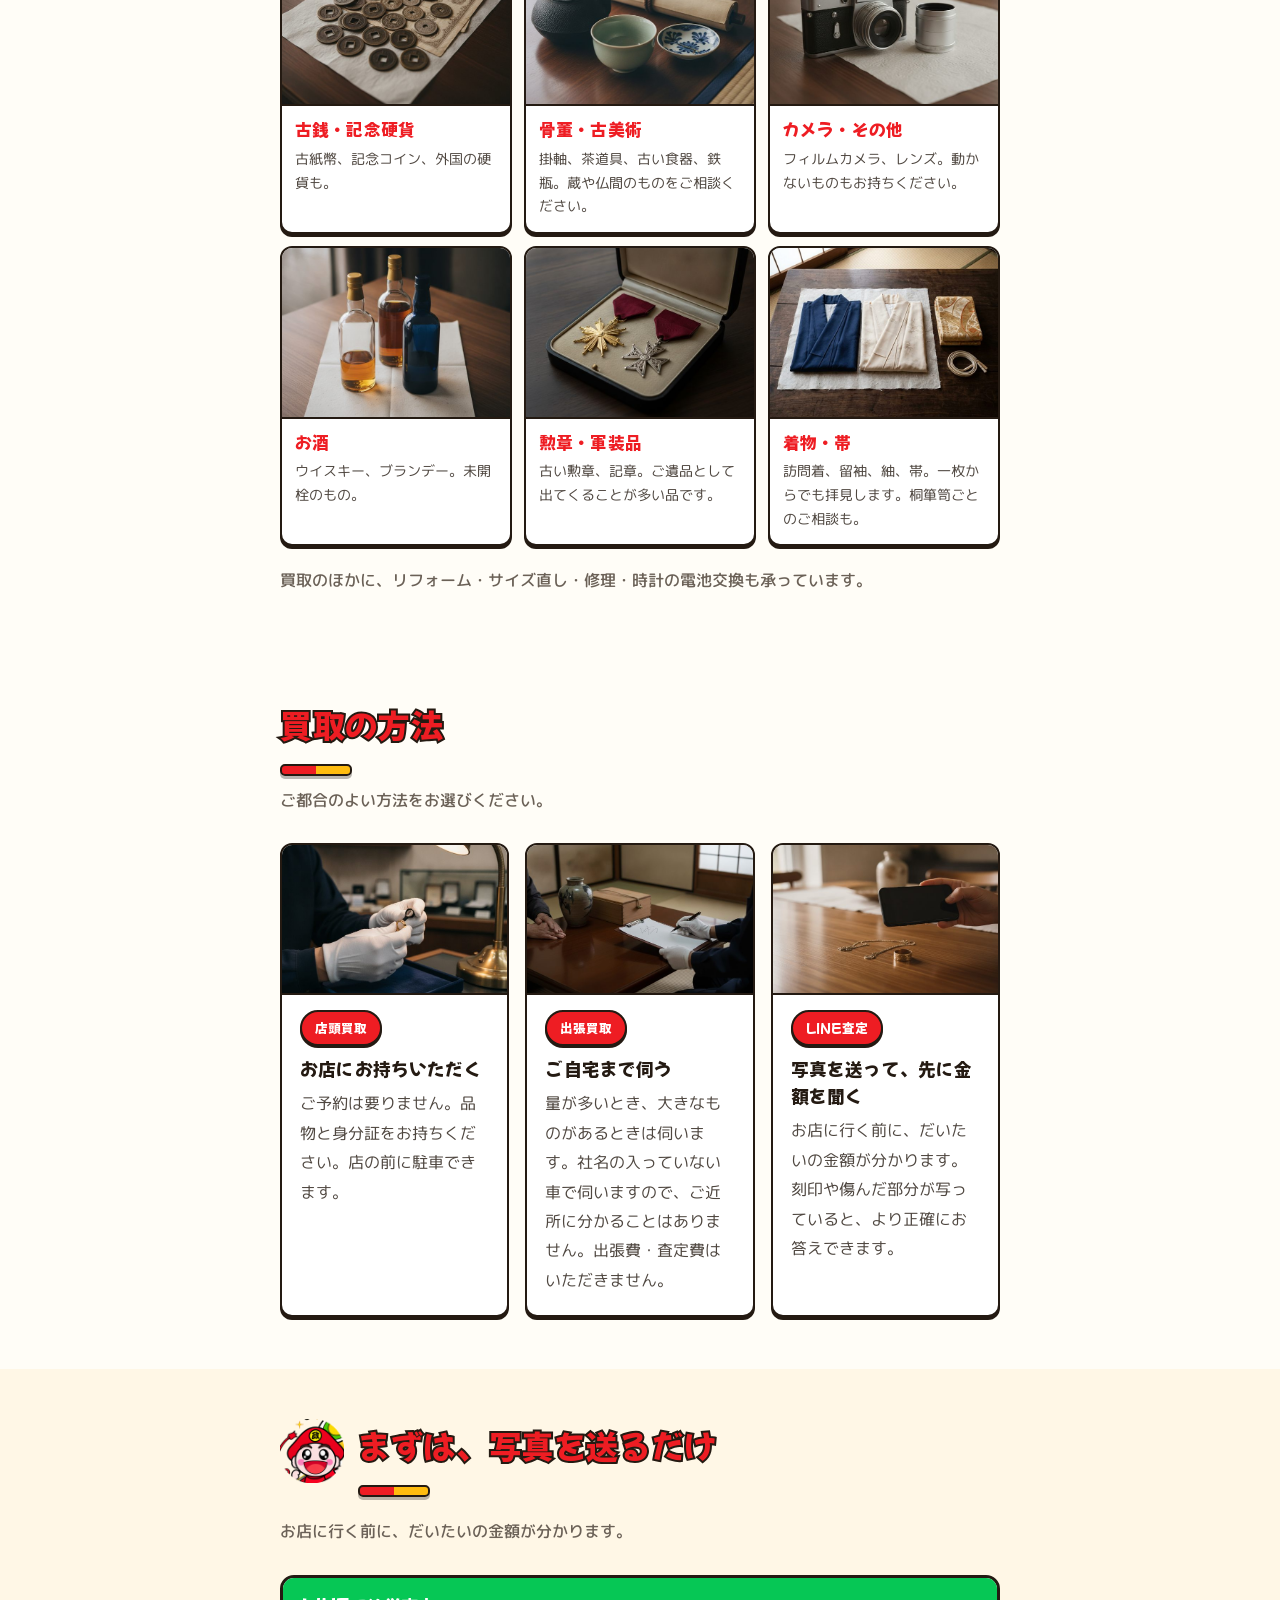
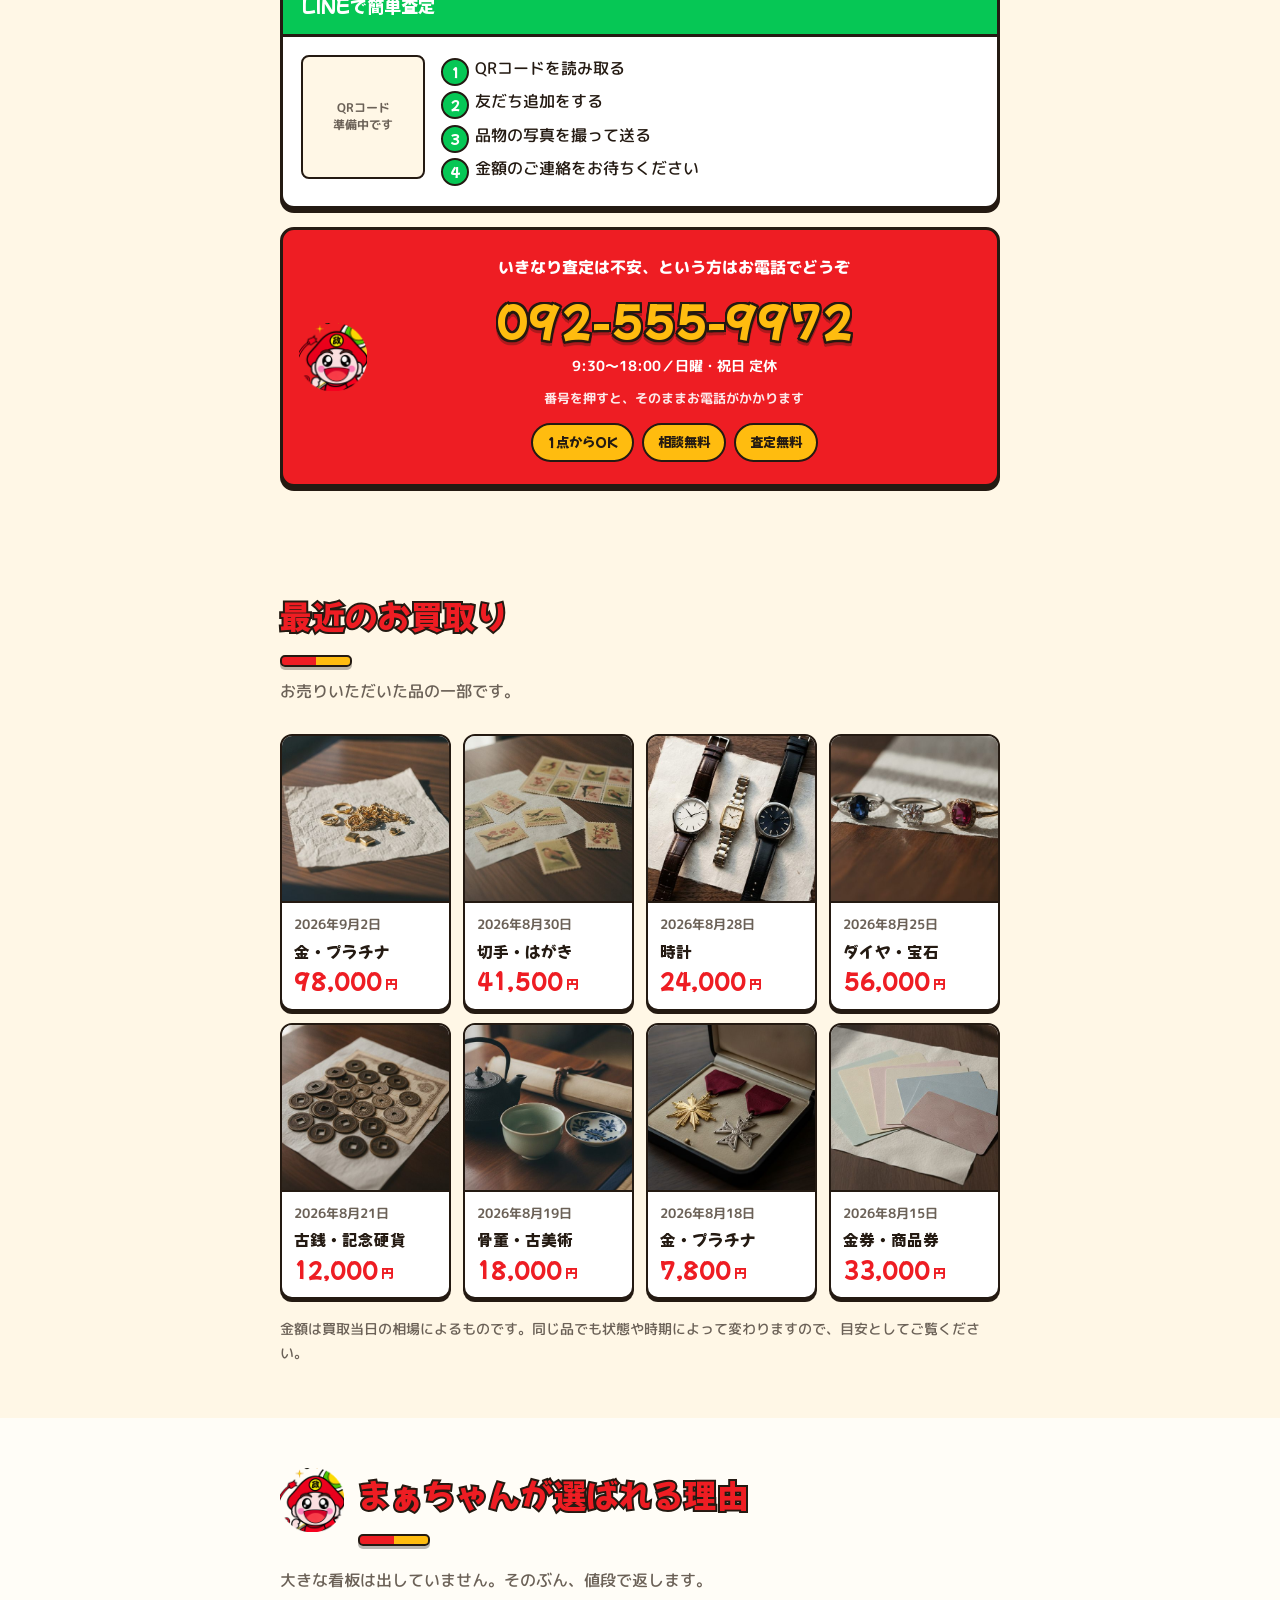
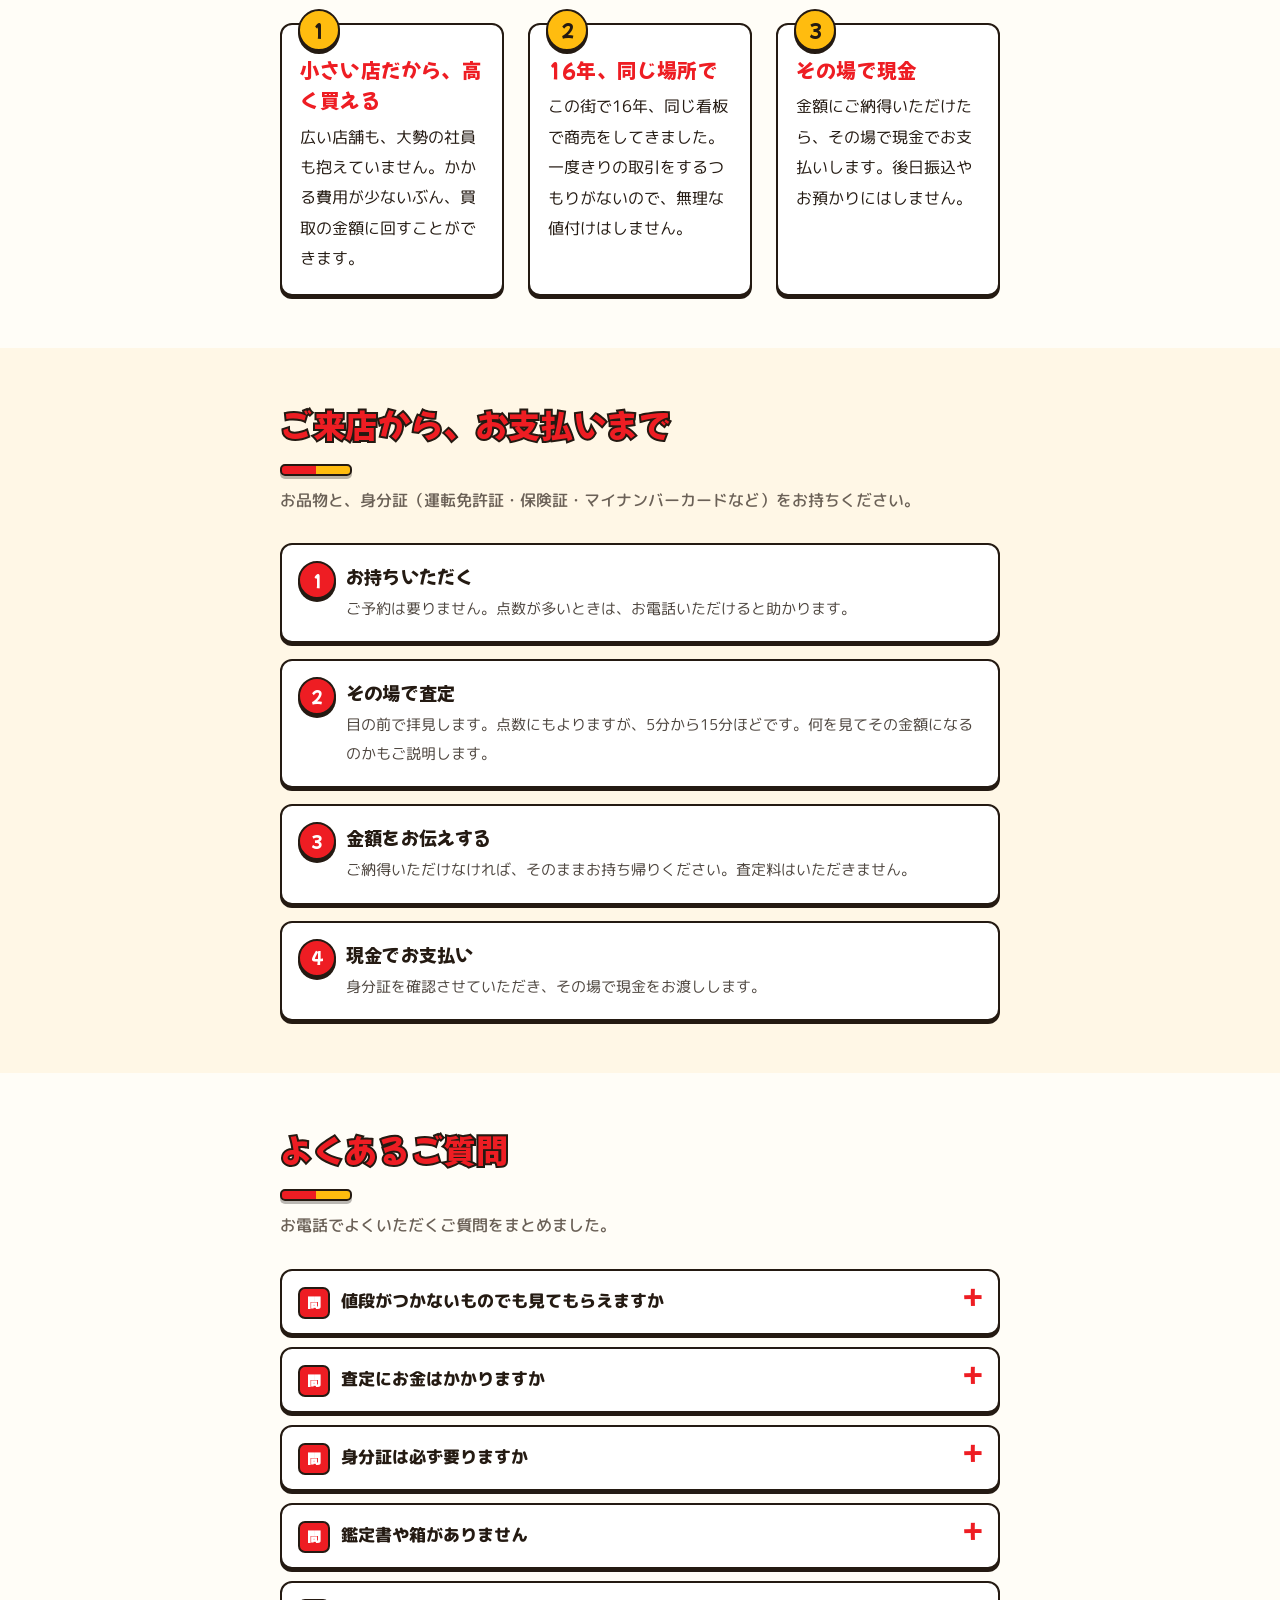
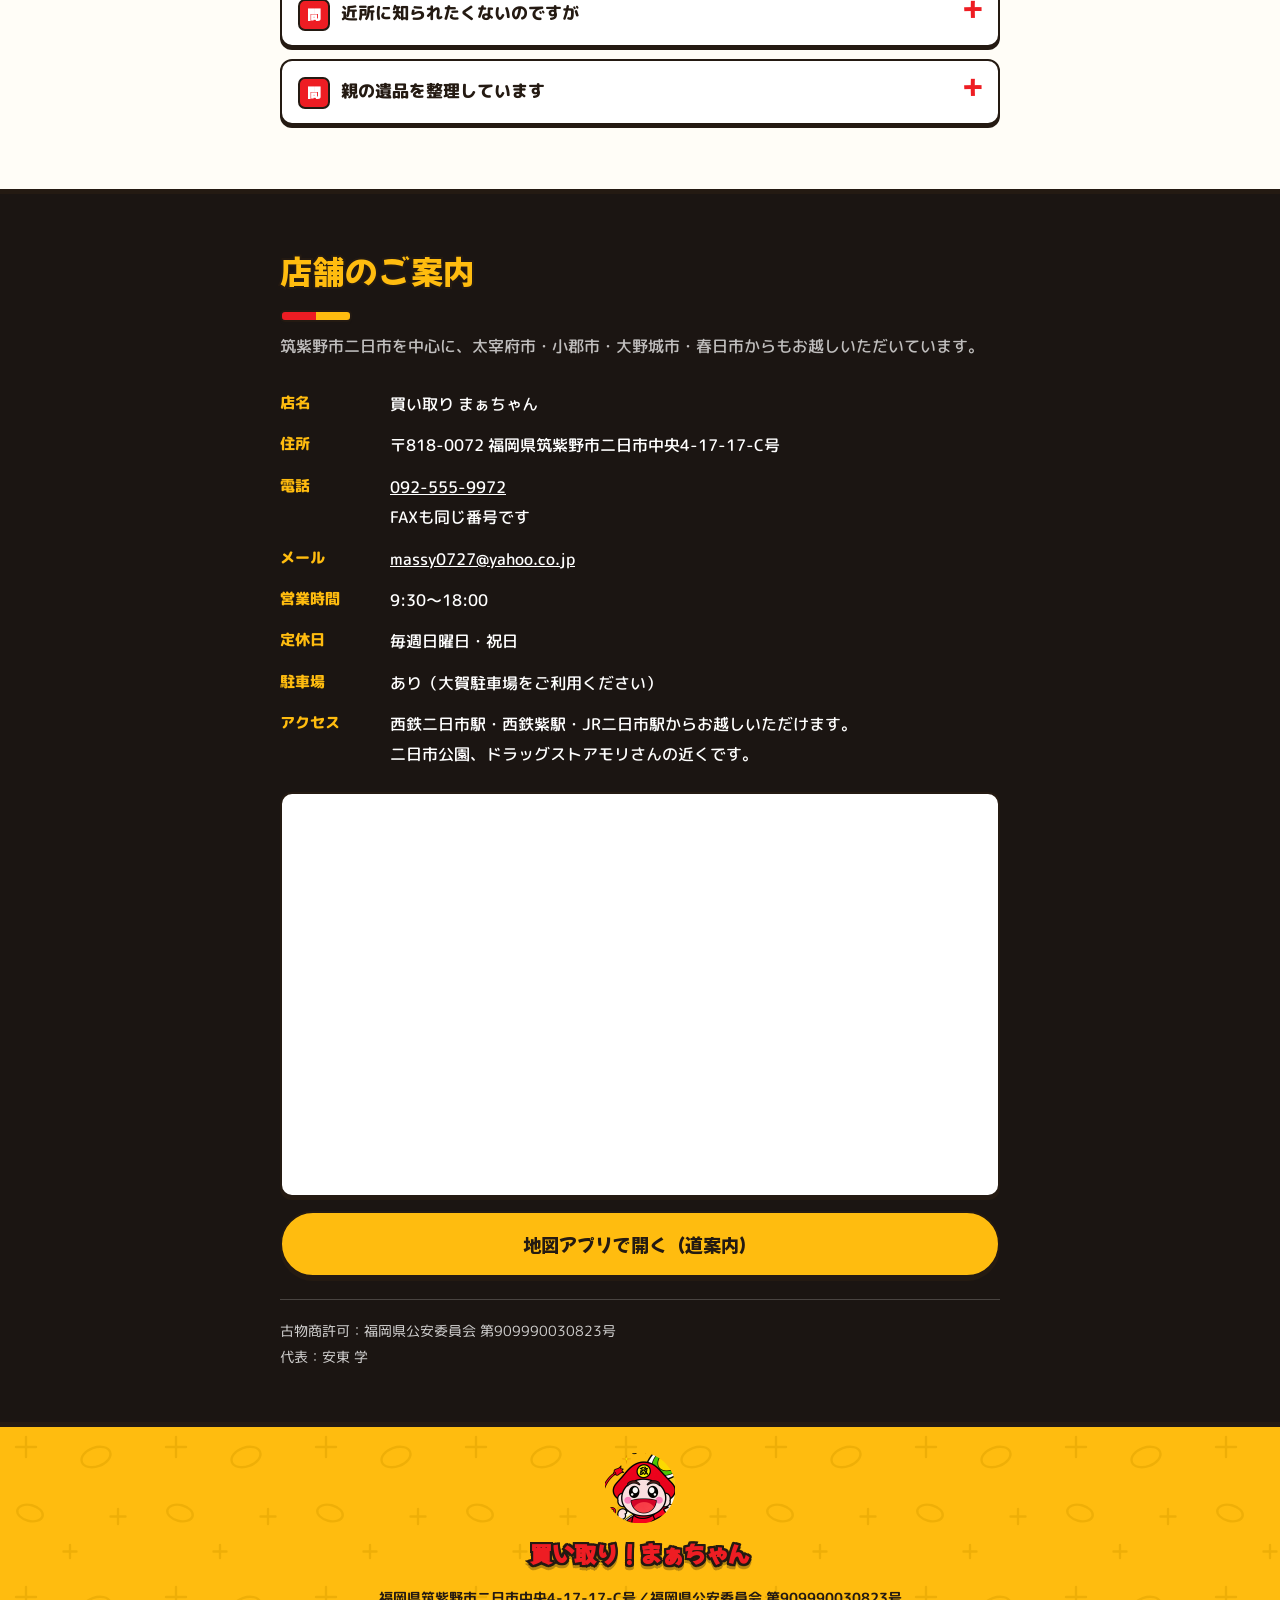
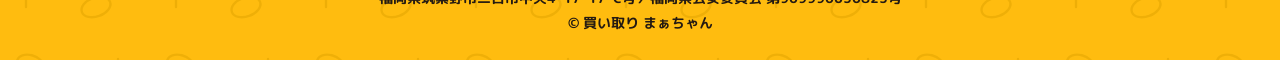
<file: kaitori.html>
<!DOCTYPE html>
<html lang="ja">
<head>
<meta charset="UTF-8">
<meta name="viewport" content="width=device-width, initial-scale=1">
<title>買取｜買い取り！まぁちゃん（筑紫野市二日市・創業16年）</title>
<meta name="description" content="筑紫野市二日市の買取専門店、創業16年。金・プラチナ、宝石、時計、着物、切手、商品券を買取します。査定無料、その場で現金でお支払い。">
<link rel="preconnect" href="https://fonts.googleapis.com">
<link rel="preconnect" href="https://fonts.gstatic.com" crossorigin>
<link href="https://fonts.googleapis.com/css2?family=M+PLUS+Rounded+1c:wght@400;500;700;800&family=Mochiy+Pop+One&display=swap" rel="stylesheet">
<link rel="stylesheet" href="style.css">
</head>
<body>

<!-- ロゴの中に描かれている小判と輝きを部品として持っておく -->
<svg width="0" height="0" style="position:absolute" aria-hidden="true">
  <symbol id="i-koban" viewBox="0 0 40 26">
    <ellipse cx="20" cy="13" rx="18" ry="11.5" fill="#e8c24a" stroke="#241a12" stroke-width="2.2"/>
    <ellipse cx="20" cy="13" rx="11.5" ry="6.5" fill="none" stroke="#241a12" stroke-width="1.4"/>
    <path d="M15 7.6v10.8M20 6.8v12.4M25 7.6v10.8" stroke="#241a12" stroke-width="1.3" stroke-linecap="round"/>
  </symbol>
</svg>

<header>
  <div class="wrap">
    <div class="head">
      <div class="head-l">
        <img class="logo" src="logo-mark.png" alt="買い取り！まぁちゃん">
        <div class="yago-sub">筑紫野市二日市の買取専門店<br>創業16年・古物商許可店</div>
      </div>
      <div class="head-r">
        <a class="num" href="tel:0925559972">092-555-9972</a>
        <div class="hrs">営業時間 9:30〜18:00（日曜・祝日定休）</div>
      </div>
    </div>
    <!-- ロゴ下部の黒箱と同じ内容・同じ見た目 -->
    <div class="kuro-box">宝石・時計・着物・商品券<br>金・プラチナ・切手・その他</div>
  </div>
</header>

<nav class="gnav" aria-label="メニュー">
  <ul>
    <li><a href="index.html">TOP</a></li>
    <li><a href="#tenpo">店舗案内</a></li>
    <li><a href="#items">買取品目</a></li>
    <li><a href="#jisseki-sec">買取実績</a></li>
    <li><a href="#houhou">買取方法</a></li>
    <li><a href="katazuke.html">お片付け</a></li>
    <li><a href="#satei">LINE査定</a></li>
    <li><a href="#faq">よくある質問</a></li>
  </ul>
</nav>

<div class="slider" id="top">
  <button class="arw l" aria-label="前へ">‹</button>
  <button class="arw r" aria-label="次へ">›</button>
  <div class="slides" id="slides">

    <div class="slide on">
      <div class="pic">
        <picture>
          <source media="(min-width:700px)" srcset="img/hero-collage.jpg">
          <img src="img/hero-collage-sp.jpg" alt="">
        </picture>
        <div class="ov top">
          <div class="kicker">金・プラチナ・宝石・時計・着物・切手・商品券</div>
          <div class="big">どんな品物でも、<br>まず<span class="red">見せて</span>ください。</div>
          <div class="ribbon">筑紫野の買取は、まぁちゃんへ</div>
        </div>
      </div>
    </div>

    <div class="slide">
      <div class="pic">
        <img src="img/hero-visit.jpg" alt="">
        <div class="ov left">
          <div class="kicker">ご自宅まで伺います</div>
          <div class="big">出張買取、<br>その場で<span class="red">現金化</span>。</div>
          <div class="ribbon">社名のない車で伺います</div>
          <div class="stamp"><small>出張費・査定費</small><b>無料</b></div>
        </div>
      </div>
    </div>

    <div class="slide">
      <div class="pic">
        <picture>
          <source media="(min-width:700px)" srcset="img/hero-gold.jpg">
          <img src="img/hero-gold-sp.jpg" alt="">
        </picture>
        <div class="ov right">
          <div class="kicker">金・プラチナ・金歯・インゴット</div>
          <div class="big">壊れていても、<br><span class="red">金は金</span>です。</div>
          <div class="ribbon">その日の相場で計算します</div>
        </div>
      </div>
    </div>

  </div>
  <div class="dots" id="dots"></div>
</div>

<!-- まぁちゃんが電話番号を差し出す帯 -->
<div class="obi">
  <div class="wrap obi-in">
    <img class="machan" src="mascot.png" alt="まぁちゃん">
    <div class="migi">
      <h1 class="fukidashi"><span class="chi">福岡県筑紫野市二日市の買取専門店<br>買い取り！まぁちゃん</span>売る売らないは、<b>金額を聞いてから</b>で結構です。</h1>
      <div class="tel-box">
        <div class="label">査定のご相談・お問い合わせ</div>
        <a class="tel-num" href="tel:0925559972">092-555-9972</a>
        <div class="hours">9:30〜18:00／日曜・祝日 定休</div>
        <p class="tel-tap">番号を押すと、そのままお電話がかかります</p>
        <div class="badges"><span class="badge">査定無料</span><span class="badge">1点からOK</span><span class="badge">その場で現金</span></div>
      </div>
    </div>
  </div>
</div>

<div class="sidebtn">
  <a class="l" href="#satei">LINEで簡単査定</a>
  <a class="t" href="tel:0925559972">お電話で無料相談</a>
</div>

<div class="souba">
  <div class="wrap">
    <div class="souba-box">
      <div class="bar"><svg class="koban" width="26" height="17"><use href="#i-koban"/></svg>本日の金・プラチナ買取価格（1gあたり）</div>
      <p class="date" id="souba-date">2026年9月8日現在</p>
      <div class="souba-grid">
        <div class="souba-cell">
          <div class="kind">K24（純金）</div>
          <div class="yen">00,000<small> 円</small></div>
        </div>
        <div class="souba-cell">
          <div class="kind" style="background:#dcdcdc">Pt1000（純プラチナ）</div>
          <div class="yen">0,000<small> 円</small></div>
        </div>
      </div>
      <p class="note">K18・K14や、刻印のないもの、石が付いたままのものも計算してお出しします。相場は毎日動きますので、当日の金額は店頭かお電話でご確認ください。</p>
    </div>
  </div>
</div>

<section class="nayami">
  <div class="wrap">
    <div class="midashi">
      <img class="kao" src="mascot-face.png" alt="" aria-hidden="true">
      <div class="t"><h2>こんなときに、ご相談ください</h2></div>
    </div>
    <p class="h2sub">売るかどうか決めていなくても大丈夫です。</p>
    <ul>
      <li>実家を片付けていたら、古いものが出てきた</li>
      <li>使わない指輪やネックレスが、しまったままになっている</li>
      <li>親から譲り受けたが、価値が分からない</li>
      <li>他の店で「値段がつかない」と言われた</li>
      <li>とりあえず、いくらになるのか知りたいだけ</li>
    </ul>
    <p>16年、この場所で買取をしてきました。売らずに持ち帰られるお客様も大勢いらっしゃいます。金額を聞いてから決めていただければ結構です。</p>
  </div>
</section>

<section id="items">
  <div class="wrap">
    <h2>お買取りするもの</h2>
    <p class="h2sub">下記以外もお持ちください。判断がつかないものほど、一度お見せいただきたいものです。</p>
    <div class="items">
      <div class="item"><div class="ph"><img src="img/item-gold.jpg" alt="" loading="lazy"></div><div class="txt"><h3>金・プラチナ</h3><p>指輪、ネックレス、金歯、インゴット。壊れていても刻印がなくても構いません。</p></div></div>
      <div class="item"><div class="ph"><img src="img/item-jewel.jpg" alt="" loading="lazy"></div><div class="txt"><h3>ダイヤ・宝石</h3><p>指輪、ペンダント。鑑定書がなくても拝見します。</p></div></div>
      <div class="item"><div class="ph"><img src="img/item-bag.jpg" alt="" loading="lazy"></div><div class="txt"><h3>ブランドバッグ</h3><p>箱・保証書がなくても、傷みがあっても査定します。</p></div></div>
      <div class="item"><div class="ph"><img src="img/item-watch.jpg" alt="" loading="lazy"></div><div class="txt"><h3>時計</h3><p>国産・舶来品どちらも。止まっているもの、ベルトが欠けているものも。</p></div></div>
      <div class="item"><div class="ph"><img src="img/item-stamp.jpg" alt="" loading="lazy"></div><div class="txt"><h3>切手・はがき</h3><p>記念切手、シート、バラ。仕分けはこちらでします。</p></div></div>
      <div class="item"><div class="ph"><img src="img/item-voucher.jpg" alt="" loading="lazy"></div><div class="txt"><h3>金券・商品券</h3><p>商品券、ビール券、株主優待券、テレホンカード。</p></div></div>
      <div class="item"><div class="ph"><img src="img/item-coin.jpg" alt="" loading="lazy"></div><div class="txt"><h3>古銭・記念硬貨</h3><p>古紙幣、記念コイン、外国の硬貨も。</p></div></div>
      <div class="item"><div class="ph"><img src="img/item-antique.jpg" alt="" loading="lazy"></div><div class="txt"><h3>骨董・古美術</h3><p>掛軸、茶道具、古い食器、鉄瓶。蔵や仏間のものをご相談ください。</p></div></div>
      <div class="item"><div class="ph"><img src="img/item-camera.jpg" alt="" loading="lazy"></div><div class="txt"><h3>カメラ・その他</h3><p>フィルムカメラ、レンズ。動かないものもお持ちください。</p></div></div>
      <div class="item"><div class="ph"><img src="img/item-sake.jpg" alt="" loading="lazy"></div><div class="txt"><h3>お酒</h3><p>ウイスキー、ブランデー。未開栓のもの。</p></div></div>
      <div class="item"><div class="ph"><img src="img/item-medal.jpg" alt="" loading="lazy"></div><div class="txt"><h3>勲章・軍装品</h3><p>古い勲章、記章。ご遺品として出てくることが多い品です。</p></div></div>
      <div class="item"><div class="ph"><img src="img/item-kimono.jpg" alt="" loading="lazy"></div><div class="txt"><h3>着物・帯</h3><p>訪問着、留袖、紬、帯。一枚からでも拝見します。桐箪笥ごとのご相談も。</p></div></div>
    </div>
    <p class="items-note">買取のほかに、リフォーム・サイズ直し・修理・時計の電池交換も承っています。</p>
  </div>
</section>

<section id="houhou">
  <div class="wrap">
    <h2>買取の方法</h2>
    <p class="h2sub">ご都合のよい方法をお選びください。</p>
    <div class="houhou">
      <div class="h-card">
        <div class="ph"><img src="img/method-store.jpg" alt="" loading="lazy"></div>
        <div class="txt">
          <span class="tag">店頭買取</span>
          <h3>お店にお持ちいただく</h3>
          <p>ご予約は要りません。品物と身分証をお持ちください。店の前に駐車できます。</p>
        </div>
      </div>
      <div class="h-card">
        <div class="ph"><img src="img/method-visit.jpg" alt="" loading="lazy"></div>
        <div class="txt">
          <span class="tag">出張買取</span>
          <h3>ご自宅まで伺う</h3>
          <p>量が多いとき、大きなものがあるときは伺います。社名の入っていない車で伺いますので、ご近所に分かることはありません。出張費・査定費はいただきません。</p>
        </div>
      </div>
      <div class="h-card">
        <div class="ph"><img src="img/method-line.jpg" alt="" loading="lazy"></div>
        <div class="txt">
          <span class="tag">LINE査定</span>
          <h3>写真を送って、先に金額を聞く</h3>
          <p>お店に行く前に、だいたいの金額が分かります。刻印や傷んだ部分が写っていると、より正確にお答えできます。</p>
        </div>
      </div>
    </div>
  </div>
</section>

<section class="satei" id="satei">
  <div class="wrap">
    <div class="midashi">
      <img class="kao" src="mascot-face.png" alt="" aria-hidden="true">
      <div class="t"><h2>まずは、写真を送るだけ</h2></div>
    </div>
    <p class="h2sub">お店に行く前に、だいたいの金額が分かります。</p>

    <div class="satei-card">
      <div class="cap">LINEで簡単査定</div>
      <div class="satei-body">
        <div class="qr">QRコード<br>準備中です</div>
        <ol class="satei-steps">
          <li>QRコードを読み取る</li>
          <li>友だち追加をする</li>
          <li>品物の写真を撮って送る</li>
          <li>金額のご連絡をお待ちください</li>
        </ol>
      </div>
    </div>

    <div class="tel-banner">
      <img class="kao" src="mascot-face.png" alt="" aria-hidden="true">
      <div class="cap">いきなり査定は不安、という方はお電話でどうぞ</div>
      <a class="num" href="tel:0925559972">092-555-9972</a>
      <div class="sub">9:30〜18:00／日曜・祝日 定休</div>
      <p class="tel-tap shiro">番号を押すと、そのままお電話がかかります</p>
      <div class="marks"><span>1点からOK</span><span>相談無料</span><span>査定無料</span></div>
    </div>
  </div>
</section>

<section class="jisseki" id="jisseki-sec">
  <div class="wrap">
    <h2>最近のお買取り</h2>
    <p class="h2sub">お売りいただいた品の一部です。</p>
    <div class="jisseki-grid" id="jisseki"></div>
    <p class="chui">金額は買取当日の相場によるものです。同じ品でも状態や時期によって変わりますので、目安としてご覧ください。</p>
  </div>
</section>

<section>
  <div class="wrap">
    <div class="midashi">
      <img class="kao" src="mascot-face.png" alt="" aria-hidden="true">
      <div class="t"><h2>まぁちゃんが選ばれる理由</h2></div>
    </div>
    <p class="h2sub">大きな看板は出していません。そのぶん、値段で返します。</p>
    <div class="riyu">
      <div class="r">
        <h3>小さい店だから、高く買える</h3>
        <p>広い店舗も、大勢の社員も抱えていません。かかる費用が少ないぶん、買取の金額に回すことができます。</p>
      </div>
      <div class="r">
        <h3>16年、同じ場所で</h3>
        <p>この街で16年、同じ看板で商売をしてきました。一度きりの取引をするつもりがないので、無理な値付けはしません。</p>
      </div>
      <div class="r">
        <h3>その場で現金</h3>
        <p>金額にご納得いただけたら、その場で現金でお支払いします。後日振込やお預かりにはしません。</p>
      </div>
    </div>
  </div>
</section>

<section class="nagare">
  <div class="wrap">
    <h2>ご来店から、お支払いまで</h2>
    <p class="h2sub">お品物と、身分証（運転免許証・保険証・マイナンバーカードなど）をお持ちください。</p>
    <div class="steps">
      <div class="step"><h3>お持ちいただく</h3><p>ご予約は要りません。点数が多いときは、お電話いただけると助かります。</p></div>
      <div class="step"><h3>その場で査定</h3><p>目の前で拝見します。点数にもよりますが、5分から15分ほどです。何を見てその金額になるのかもご説明します。</p></div>
      <div class="step"><h3>金額をお伝えする</h3><p>ご納得いただけなければ、そのままお持ち帰りください。査定料はいただきません。</p></div>
      <div class="step"><h3>現金でお支払い</h3><p>身分証を確認させていただき、その場で現金をお渡しします。</p></div>
    </div>
  </div>
</section>

<section class="faq" id="faq">
  <div class="wrap">
    <h2>よくあるご質問</h2>
    <p class="h2sub">お電話でよくいただくご質問をまとめました。</p>
    <details><summary>値段がつかないものでも見てもらえますか</summary><div class="a"><img class="kao" src="mascot-face.png" alt="答" ><p>もちろんです。値がつかない場合はその理由をお伝えします。無理にお預かりすることはありません。</p></div></details>
    <details><summary>査定にお金はかかりますか</summary><div class="a"><img class="kao" src="mascot-face.png" alt="答" ><p>かかりません。売らずにお帰りいただいても費用は一切いただきません。</p></div></details>
    <details><summary>身分証は必ず要りますか</summary><div class="a"><img class="kao" src="mascot-face.png" alt="答" ><p>はい。法律で確認が義務づけられていますので、お売りいただく際は必ず必要になります。ご本人様のものをお持ちください。</p></div></details>
    <details><summary>鑑定書や箱がありません</summary><div class="a"><img class="kao" src="mascot-face.png" alt="答" ><p>問題ありません。品物そのものを拝見して査定します。</p></div></details>
    <details><summary>近所に知られたくないのですが</summary><div class="a"><img class="kao" src="mascot-face.png" alt="答" ><p>出張の際は社名の入っていない車で伺います。店頭でも、お話の内容が他のお客様に聞こえないよう配慮します。</p></div></details>
    <details><summary>親の遺品を整理しています</summary><div class="a"><img class="kao" src="mascot-face.png" alt="答" ><p>まとめて拝見します。何から手をつければよいか分からない状態でも構いませんので、一度お電話ください。処分される前にご相談いただけると、値がつくものが残せます。</p></div></details>
  </div>
</section>

<section class="tenpo" id="tenpo">
  <div class="wrap">
    <h2>店舗のご案内</h2>
    <p class="h2sub">筑紫野市二日市を中心に、太宰府市・小郡市・大野城市・春日市からもお越しいただいています。</p>
    <dl>
      <dt>店名</dt><dd>買い取り まぁちゃん</dd>
      <dt>住所</dt><dd>〒818-0072 福岡県筑紫野市二日市中央4-17-17-C号</dd>
      <dt>電話</dt><dd><a href="tel:0925559972">092-555-9972</a><br>FAXも同じ番号です</dd>
      <dt>メール</dt><dd><a href="mailto:massy0727@yahoo.co.jp">massy0727@yahoo.co.jp</a></dd>
      <dt>営業時間</dt><dd>9:30〜18:00</dd>
      <dt>定休日</dt><dd>毎週日曜日・祝日</dd>
      <dt>駐車場</dt><dd>あり（大賀駐車場をご利用ください）</dd>
      <dt>アクセス</dt><dd>西鉄二日市駅・西鉄紫駅・JR二日市駅からお越しいただけます。<br>二日市公園、ドラッグストアモリさんの近くです。</dd>
    </dl>
    <div class="map">
      <iframe src="https://maps.google.com/maps?q=%E7%A6%8F%E5%B2%A1%E7%9C%8C%E7%AD%91%E7%B4%AB%E9%87%8E%E5%B8%82%E4%BA%8C%E6%97%A5%E5%B8%82%E4%B8%AD%E5%A4%AE4-17-17&hl=ja&z=17&output=embed"
        title="買い取り！まぁちゃん 店舗の地図" loading="lazy"
        referrerpolicy="no-referrer-when-downgrade"></iframe>
    </div>
    <a class="map-btn" href="https://www.google.com/maps/search/?api=1&query=%E7%A6%8F%E5%B2%A1%E7%9C%8C%E7%AD%91%E7%B4%AB%E9%87%8E%E5%B8%82%E4%BA%8C%E6%97%A5%E5%B8%82%E4%B8%AD%E5%A4%AE4-17-17" target="_blank" rel="noopener">
      地図アプリで開く（道案内）
    </a>
    <p class="kobutsu">古物商許可：福岡県公安委員会 第909990030823号<br>代表：安東 学</p>
  </div>
</section>

<footer>
  <div class="wrap">
    <img class="kao" src="mascot-face.png" alt="" aria-hidden="true">
    <div class="yago">買い取り！まぁちゃん</div>
    福岡県筑紫野市二日市中央4-17-17-C号／福岡県公安委員会 第909990030823号<br>
    © 買い取り まぁちゃん
  </div>
</footer>

<nav class="fixbar">
  <a class="tel" href="tel:0925559972">電話をかける<small>092-555-9972</small></a>
  <a class="line" href="#satei">LINEで写真を送る<small>準備中です</small></a>
</nav>

<script>
/* --- スライダー --- */
(function(){
  const wrap = document.getElementById("slides");
  const slides = Array.from(wrap.children);
  const dotsEl = document.getElementById("dots");
  let i = 0, timer;
  slides.forEach(function(_, n){
    const b = document.createElement("button");
    b.setAttribute("aria-label", (n+1)+"枚目");
    b.addEventListener("click", function(){ go(n); restart(); });
    dotsEl.appendChild(b);
  });
  const dots = Array.from(dotsEl.children);
  function go(n){
    i = (n + slides.length) % slides.length;
    wrap.style.transform = "translateX(calc((100% - var(--sw)) / 2 - " + i + " * var(--sw)))";
    slides.forEach(function(sl, k){ sl.classList.toggle("on", k === i); });
    dots.forEach(function(d, k){ d.classList.toggle("on", k === i); });
  }
  function restart(){ clearInterval(timer); timer = setInterval(function(){ go(i+1); }, 9000); }
  document.querySelector(".arw.l").addEventListener("click", function(){ go(i-1); restart(); });
  document.querySelector(".arw.r").addEventListener("click", function(){ go(i+1); restart(); });
  let sx = 0;
  wrap.addEventListener("touchstart", function(e){ sx = e.touches[0].clientX; }, {passive:true});
  wrap.addEventListener("touchend", function(e){
    const dx = e.changedTouches[0].clientX - sx;
    if(Math.abs(dx) > 40){ go(dx < 0 ? i+1 : i-1); restart(); }
  }, {passive:true});
  go(0);
  if(!window.matchMedia("(prefers-reduced-motion: reduce)").matches) restart();
})();

/* ---------------------------------------------------------
   買取実績のデータ。HTML直書きにせず配列で持たせている。
   後から管理画面（Cloudflare Functions + D1 + R2）で
   ここを書き換える形にすれば、作り直しなしで移行できる。
--------------------------------------------------------- */
const JISSEKI = [
  { cat:"金・プラチナ", price:"98,000", date:"2026年9月2日", img:"img/item-gold.jpg" },
  { cat:"切手・はがき", price:"41,500", date:"2026年8月30日", img:"img/item-stamp.jpg" },
  { cat:"時計",        price:"24,000", date:"2026年8月28日", img:"img/item-watch.jpg" },
  { cat:"ダイヤ・宝石", price:"56,000", date:"2026年8月25日", img:"img/item-jewel.jpg" },
  { cat:"古銭・記念硬貨", price:"12,000", date:"2026年8月21日", img:"img/item-coin.jpg" },
  { cat:"骨董・古美術", price:"18,000", date:"2026年8月19日", img:"img/item-antique.jpg" },
  { cat:"金・プラチナ", price:"7,800",  date:"2026年8月18日", img:"img/item-medal.jpg" },
  { cat:"金券・商品券", price:"33,000", date:"2026年8月15日", img:"img/item-voucher.jpg" }
];

const listEl = document.getElementById("jisseki");

function render(){
  listEl.innerHTML = "";
  JISSEKI.forEach(function(j){
    const el = document.createElement("div");
    el.className = j.price ? "j-card" : "j-card nashi";
    const thumb = j.img
      ? '<div class="thumb"><img src="'+j.img+'" alt=""></div>'
      : '<div class="thumb">写真</div>';
    el.innerHTML = thumb +
      '<div class="body">' +
        '<div class="hi">'+j.date+'</div>' +
        '<div class="cat">'+j.cat+'</div>' +
        (j.price ? '<div class="kingaku">'+j.price+'<small> 円</small></div>' : '') +
      '</div>';
    listEl.appendChild(el);
  });
}
render();

</script>
</body>
</html>
</file>
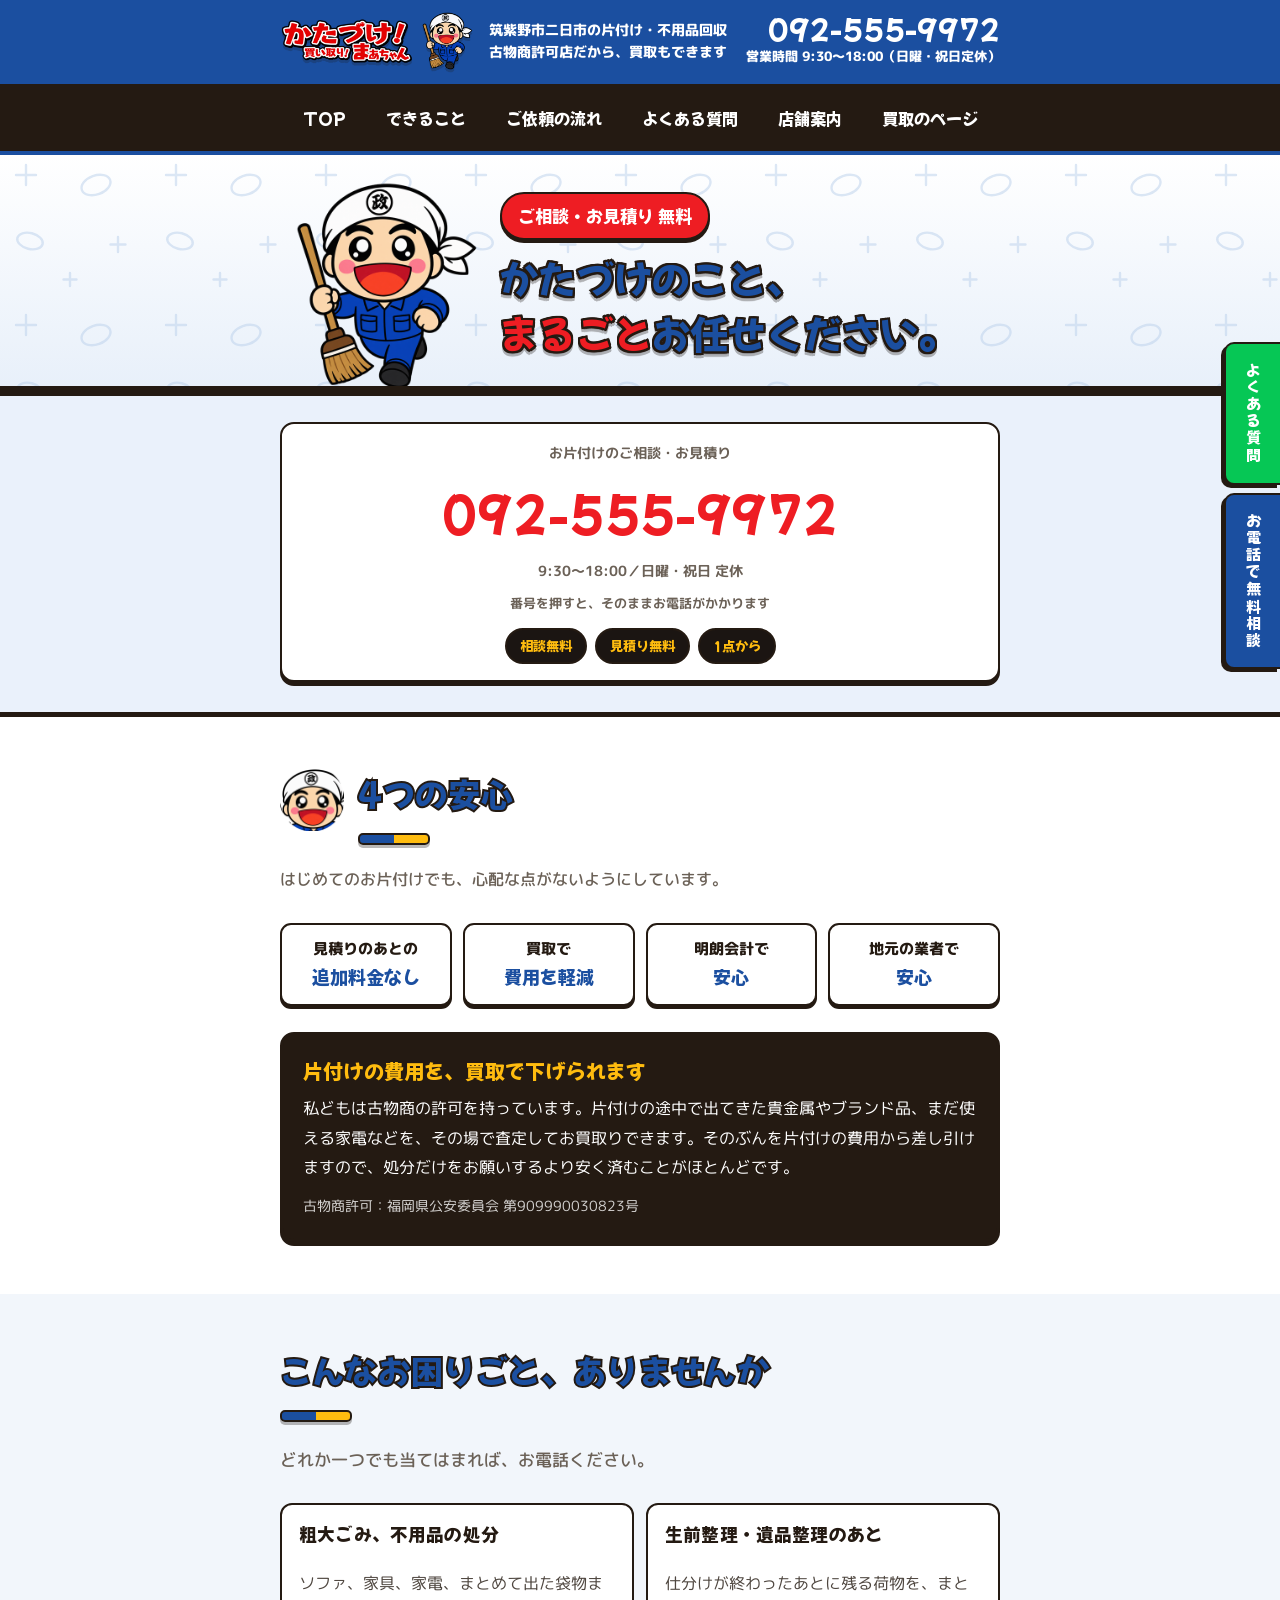
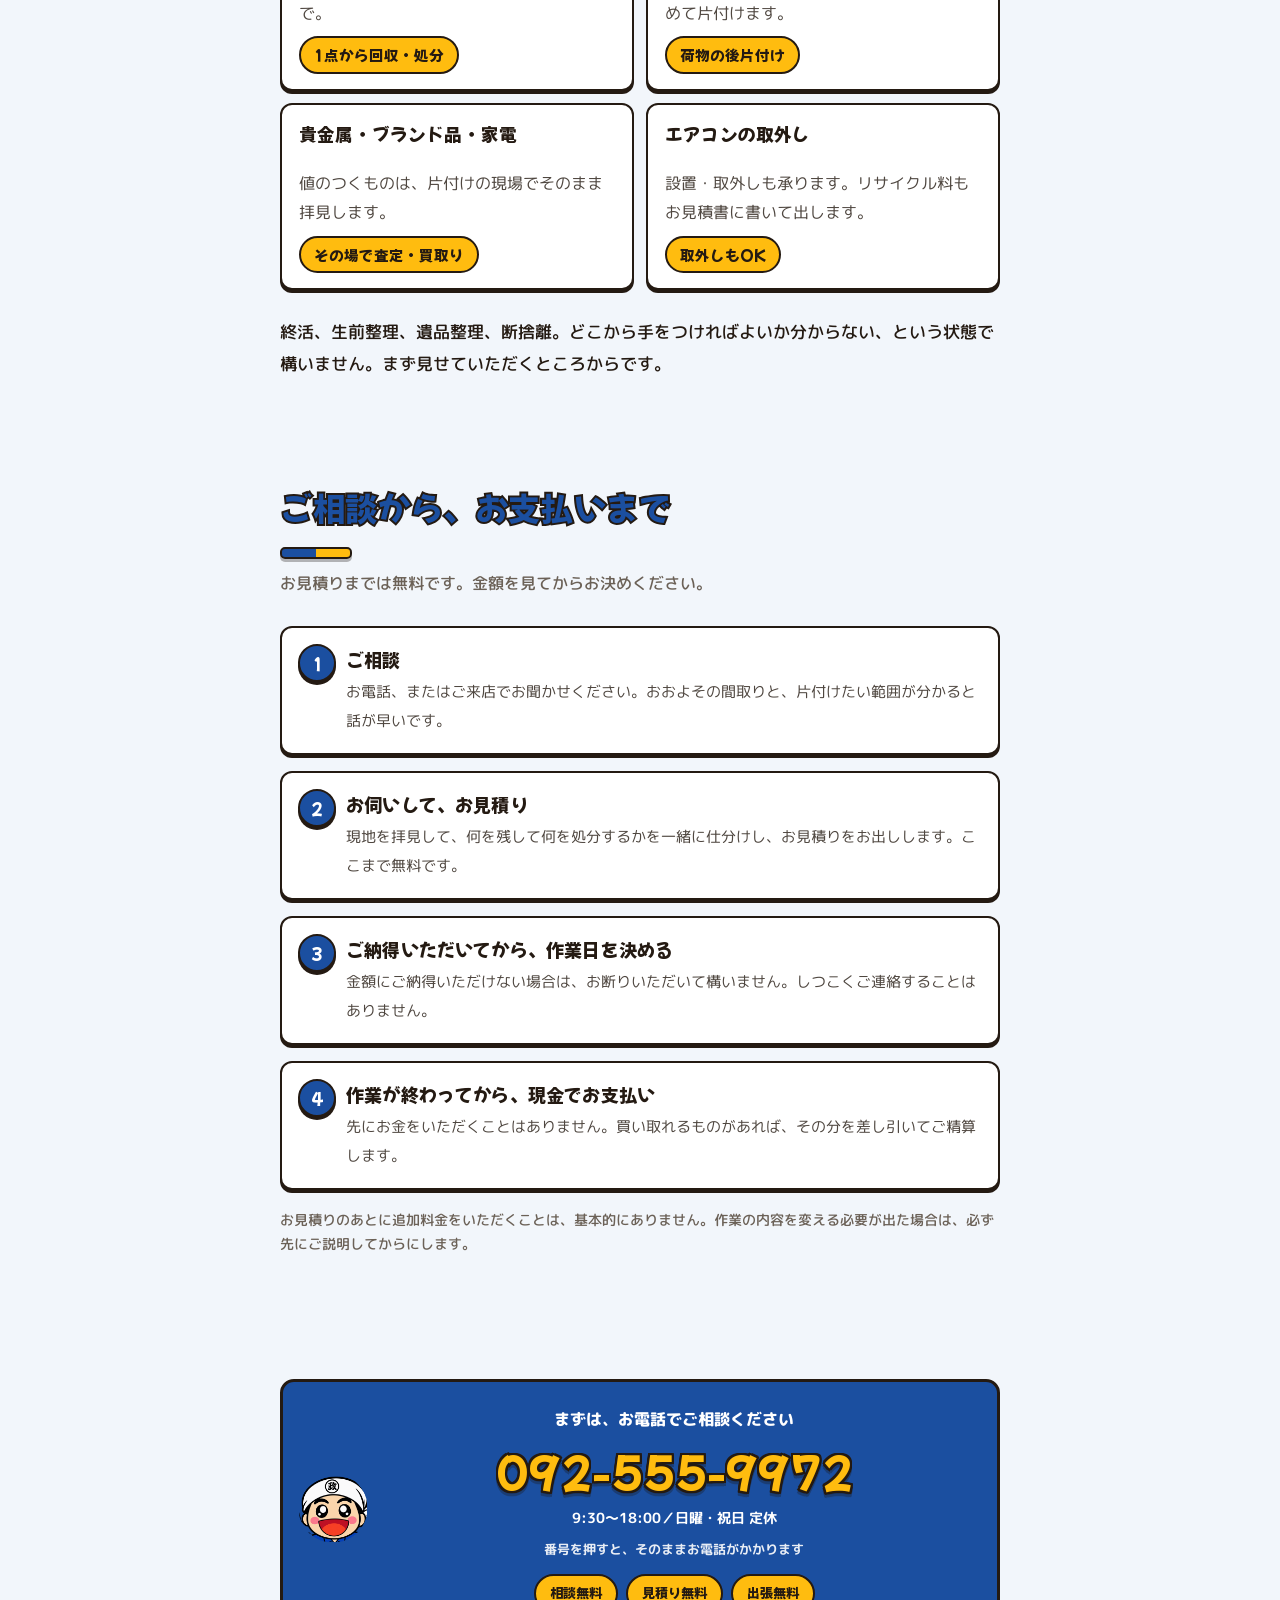
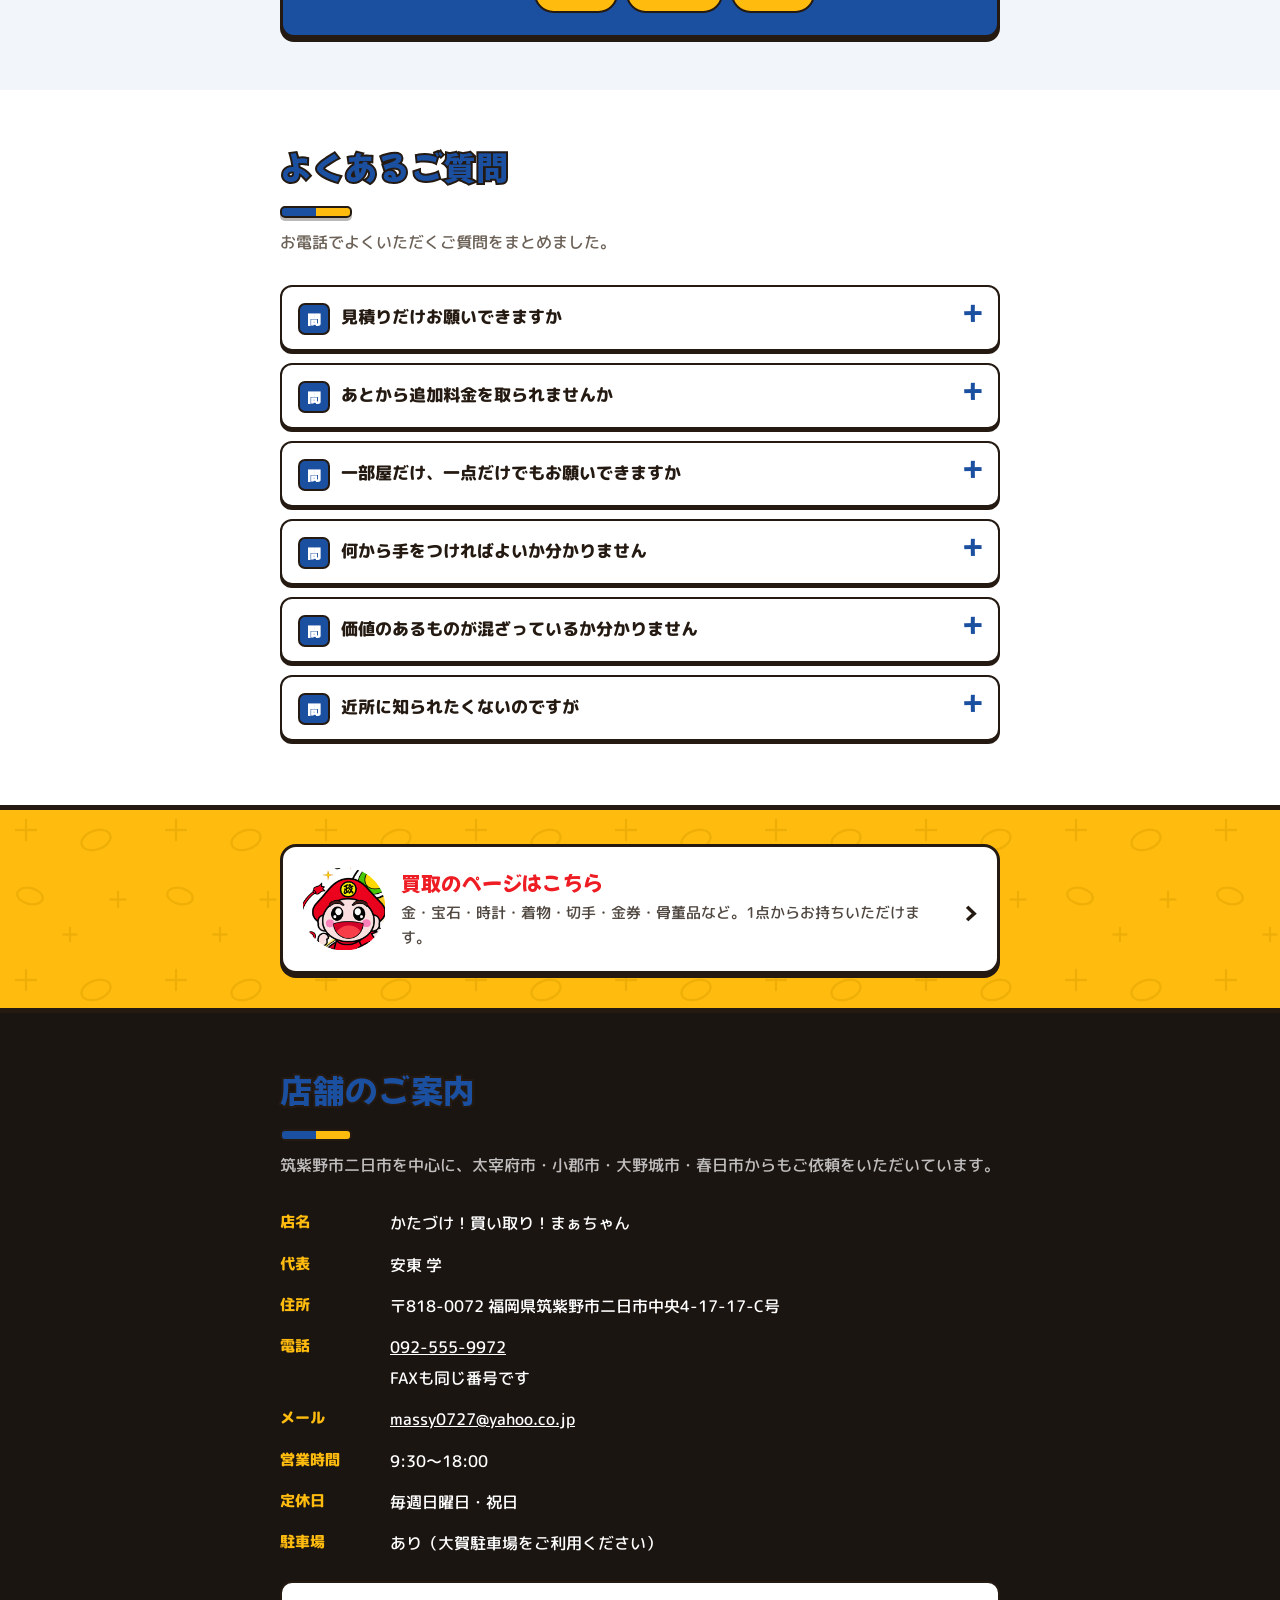
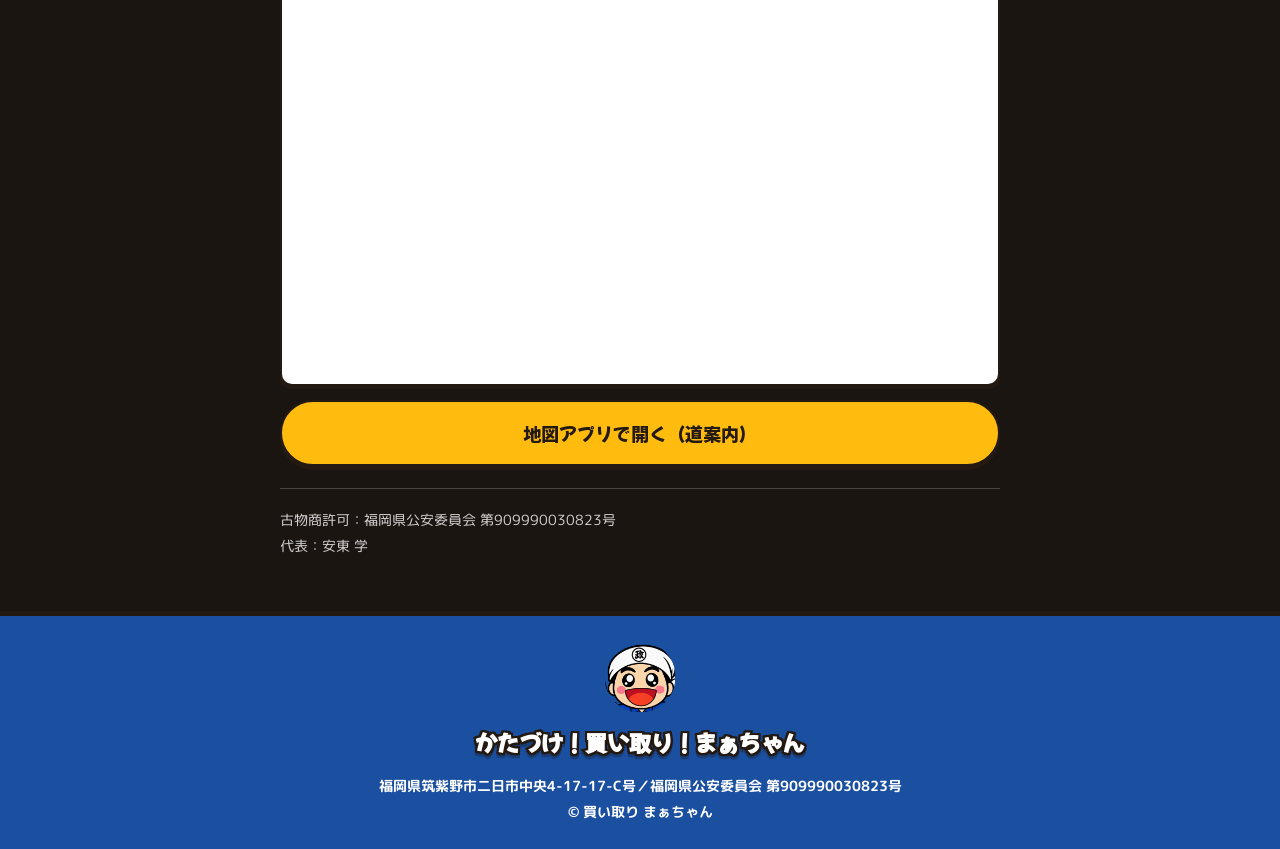
<file: katazuke.html>
<!DOCTYPE html>
<html lang="ja">
<head>
<meta charset="UTF-8">
<meta name="viewport" content="width=device-width, initial-scale=1">
<title>お片付け｜かたづけ！買い取り！まぁちゃん（筑紫野市二日市）</title>
<meta name="description" content="筑紫野市二日市の片付け・不用品回収。生前整理、遺品整理、断捨離のあとの片付けまで。相談・見積り無料、追加料金なし。古物商許可店なので、値のつくものは買い取って費用を下げられます。">
<link rel="preconnect" href="https://fonts.googleapis.com">
<link rel="preconnect" href="https://fonts.gstatic.com" crossorigin>
<link href="https://fonts.googleapis.com/css2?family=M+PLUS+Rounded+1c:wght@400;500;700;800&family=Mochiy+Pop+One&display=swap" rel="stylesheet">
<link rel="stylesheet" href="style.css">
<style>
  /* =========================================================
     お片付けページ固有。
     買取ページと同じ黄・赤・墨のうえに、作業服の青（チラシ・名刺の
     マスコットの色）を差し色として足している。別事業だと分かりつつ、
     同じ店だと分かる状態にするため。
     ========================================================= */
  :root{
    --ao-koi:#1b4fa0;      /* 作業服の青 */
    --ao-usu:#eaf1fb;
    /* 清掃のイメージに合わせて、地を白に置き換える（買取ページは生成り） */
    --kami:#ffffff;        /* 本文の地 */
    --kami2:#f2f6fb;       /* 交互に敷く面 */
    --sen:#dae3ee;         /* 罫線 */
  }

  header.kz{background:var(--ao-koi);background-image:none;border-bottom:5px solid var(--sumi)}
  header.kz .head img.logo{width:auto;height:58px;filter:drop-shadow(0 3px 0 rgba(27,21,18,.22))}
  header.kz .yago-sub{color:#fff}
  header.kz .head-r .num{color:#fff}
  header.kz .head-r .hrs{color:#fff}
  @media(max-width:699px){ header.kz .head img.logo{height:48px} }

  .kz .gnav{background:var(--sumi);border-bottom:4px solid var(--ao-koi)}
  .kz .gnav a:hover{color:#8fb6ee;border-bottom-color:#8fb6ee}

  /* 見出しの下線を、このページだけ青×黄に */
  .kz h2{color:var(--ao-koi)}   /* 縁取りは style.css の共通指定に任せる */
  .kz h2::after{background:linear-gradient(90deg,var(--ao-koi) 0 50%,var(--ki) 50% 100%)}

  /* ヒーロー */
  .kz-hero{
    background:linear-gradient(180deg,#ffffff 0%,#e8f0fa 100%);
    border-bottom:5px solid var(--sumi);padding:26px 0 0;overflow:hidden;position:relative;
  }
  /* 地紋は青で薄く敷く */
  .kz-hero::before{
    content:"";position:absolute;inset:0;pointer-events:none;opacity:.5;
    background-image:url("data:image/svg+xml,%3Csvg xmlns='http://www.w3.org/2000/svg' width='150' height='150'%3E%3Cg stroke='%23b9cfea' fill='none' stroke-width='2.4' stroke-linecap='round'%3E%3Cpath d='M26 10v20M16 20h20'/%3E%3Cpath d='M118 82v15M110.5 89.5h15'/%3E%3Cpath d='M70 118v13M63.5 124.5h13'/%3E%3C/g%3E%3Cg stroke='%23b9cfea' fill='none' stroke-width='2.4'%3E%3Cellipse cx='96' cy='30' rx='15' ry='9.5' transform='rotate(-20 96 30)'/%3E%3Cellipse cx='30' cy='86' rx='13' ry='8' transform='rotate(14 30 86)'/%3E%3C/g%3E%3C/svg%3E");
  }
  .kz-hero-in{position:relative;z-index:1}
  .kz-hero-in{display:flex;align-items:flex-end;gap:10px}
  .kz-hero .machan{flex:0 0 auto;width:150px;margin-bottom:-5px}
  .kz-hero .tx{flex:1 1 auto;min-width:0;padding-bottom:26px}
  .kz-hero .oo{
    font-family:var(--pop);font-size:27px;line-height:1.45;color:var(--ao-koi);
    text-shadow:var(--fuchi);
  }
  .kz-hero .oo em{font-style:normal;color:var(--aka)}
  .kz-hero .muryo{
    display:inline-block;margin-bottom:10px;background:var(--aka);color:#fff;
    font-family:var(--pop);font-size:15px;padding:6px 16px;border-radius:999px;
    border:2.5px solid var(--sumi);box-shadow:var(--kage-s);
  }
  @media(min-width:700px){
    .kz-hero .machan{width:210px}
    .kz-hero .oo{font-size:38px}
    .kz-hero .muryo{font-size:17px}
  }
  @media(max-width:520px){
    .kz-hero-in{flex-direction:column-reverse;align-items:stretch}
    .kz-hero .machan{width:132px;margin:0 0 -5px auto}
    .kz-hero .tx{padding-bottom:14px}
  }

  /* 4つの安心 */
  .anshin{display:grid;grid-template-columns:1fr 1fr;gap:11px}
  .anshin div{
    background:#fff;border:2.5px solid var(--sumi);border-radius:11px;box-shadow:var(--kage-s);
    padding:13px 12px;text-align:center;font-size:14.5px;font-weight:800;line-height:1.55;
  }
  .anshin div b{display:block;font-family:var(--pop);font-weight:400;font-size:18px;color:var(--ao-koi);margin-top:3px}
  @media(min-width:700px){ .anshin{grid-template-columns:repeat(4,1fr)} }

  /* 買取で費用を下げられます */
  .toku{background:var(--sumi);color:#fff;border:3px solid var(--sumi);border-radius:14px;box-shadow:var(--kage);padding:20px;margin-top:24px}
  .toku h3{color:var(--ki);font-size:20px;margin-bottom:8px}
  .toku p{font-size:16px;font-weight:400;line-height:1.85}
  .toku .hosoku{font-size:14px;color:rgba(255,255,255,.8);margin-top:10px}

  /* 困りごと */
  .komari{display:grid;gap:12px}
  .komari div{background:#fff;border:var(--waku);border-radius:12px;box-shadow:var(--kage-s);padding:15px 17px}
  .komari h3{font-size:17.5px;margin-bottom:5px}
  .komari p{font-size:15.5px;font-weight:400;color:#4f4740}
  .komari .maru{display:inline-block;background:var(--ki);border:2px solid var(--sumi);border-radius:999px;
    padding:3px 13px;font-family:var(--pop);font-size:14.5px;margin-top:8px}
  @media(min-width:700px){ .komari{grid-template-columns:1fr 1fr} }

  .kz-obi{background:var(--ao-usu);background-image:none;border-top:5px solid var(--sumi);border-bottom:5px solid var(--sumi)}
  .kz .step::before{background:var(--ao-koi)}
  .kz .nayami li{border-left-color:var(--ao-koi)}
  .kz .tel-banner{background:var(--ao-koi)}
  .kz .faq summary::before{background:var(--ao-koi)}
  .kz .faq summary::after{color:var(--ao-koi)}
  .kz .fixbar .tel{background:var(--ao-koi)}
  .kz .sidebtn .t{background:var(--ao-koi)}

  /* もう一方の事業への導線 */
  .mousuko{background:var(--ki);background-image:var(--jimon);border-top:5px solid var(--sumi);padding:34px 0}
  .mousuko-card{
    background:#fff;border:3px solid var(--sumi);border-radius:16px;box-shadow:var(--kage);
    padding:20px;display:flex;align-items:center;gap:16px;text-decoration:none;
  }
  .mousuko-card img{flex:0 0 auto;width:82px;height:82px}
  .mousuko-card .t{min-width:0}
  .mousuko-card h3{font-size:20px;color:var(--aka);margin-bottom:3px}
  .mousuko-card p{font-size:15px;font-weight:500;color:#4f4740;line-height:1.65}
  .mousuko-card .yaji{margin-left:auto;font-family:var(--pop);font-size:24px}

  .kz footer{background:var(--ao-koi);background-image:none;color:#fff;border-top:5px solid var(--sumi)}
  .kz footer .yago{color:#fff}   /* 縁取りは style.css の共通指定に任せる */
</style>
</head>
<body class="kz">

<header class="kz">
  <div class="wrap">
    <div class="head">
      <div class="head-l">
        <img class="logo" src="logo-katazuke.png" alt="かたづけ！買い取り！まぁちゃん">
        <div class="yago-sub">筑紫野市二日市の片付け・不用品回収<br>古物商許可店だから、買取もできます</div>
      </div>
      <div class="head-r">
        <a class="num" href="tel:0925559972">092-555-9972</a>
        <div class="hrs">営業時間 9:30〜18:00（日曜・祝日定休）</div>
      </div>
    </div>
  </div>
</header>

<nav class="gnav" aria-label="メニュー">
  <ul>
    <li><a href="index.html">TOP</a></li>
    <li><a href="#komari">できること</a></li>
    <li><a href="#nagare">ご依頼の流れ</a></li>
    <li><a href="#faq">よくある質問</a></li>
    <li><a href="#tenpo">店舗案内</a></li>
    <li><a href="kaitori.html">買取のページ</a></li>
  </ul>
</nav>

<div class="kz-hero">
  <div class="wrap kz-hero-in">
    <img class="machan" src="mascot-katazuke.png" alt="まぁちゃん">
    <div class="tx">
      <span class="muryo">ご相談・お見積り 無料</span>
      <p class="oo">かたづけのこと、<br><em>まるごと</em>お任せください。</p>
    </div>
  </div>
</div>

<div class="obi kz-obi">
  <div class="wrap">
    <div class="tel-box">
      <div class="label">お片付けのご相談・お見積り</div>
      <a class="tel-num" href="tel:0925559972">092-555-9972</a>
      <div class="hours">9:30〜18:00／日曜・祝日 定休</div>
      <p class="tel-tap">番号を押すと、そのままお電話がかかります</p>
      <div class="badges"><span class="badge">相談無料</span><span class="badge">見積り無料</span><span class="badge">1点から</span></div>
    </div>
  </div>
</div>

<div class="sidebtn">
  <a class="l" href="#faq">よくある質問</a>
  <a class="t" href="tel:0925559972">お電話で無料相談</a>
</div>

<section>
  <div class="wrap">
    <div class="midashi">
      <img class="kao" src="mascot-face-katazuke.png" alt="" aria-hidden="true">
      <div class="t"><h2>4つの安心</h2></div>
    </div>
    <p class="h2sub">はじめてのお片付けでも、心配な点がないようにしています。</p>
    <div class="anshin">
      <div>見積りのあとの<b>追加料金なし</b></div>
      <div>買取で<b>費用を軽減</b></div>
      <div>明朗会計で<b>安心</b></div>
      <div>地元の業者で<b>安心</b></div>
    </div>

    <div class="toku">
      <h3>片付けの費用を、買取で下げられます</h3>
      <p>私どもは古物商の許可を持っています。片付けの途中で出てきた貴金属やブランド品、まだ使える家電などを、その場で査定してお買取りできます。そのぶんを片付けの費用から差し引けますので、処分だけをお願いするより安く済むことがほとんどです。</p>
      <p class="hosoku">古物商許可：福岡県公安委員会 第909990030823号</p>
    </div>
  </div>
</section>

<section class="nayami" id="komari">
  <div class="wrap">
    <h2>こんなお困りごと、ありませんか</h2>
    <p class="h2sub">どれか一つでも当てはまれば、お電話ください。</p>
    <div class="komari">
      <div>
        <h3>粗大ごみ、不用品の処分</h3>
        <p>ソファ、家具、家電、まとめて出た袋物まで。</p>
        <span class="maru">1点から回収・処分</span>
      </div>
      <div>
        <h3>生前整理・遺品整理のあと</h3>
        <p>仕分けが終わったあとに残る荷物を、まとめて片付けます。</p>
        <span class="maru">荷物の後片付け</span>
      </div>
      <div>
        <h3>貴金属・ブランド品・家電</h3>
        <p>値のつくものは、片付けの現場でそのまま拝見します。</p>
        <span class="maru">その場で査定・買取り</span>
      </div>
      <div>
        <h3>エアコンの取外し</h3>
        <p>設置・取外しも承ります。リサイクル料もお見積書に書いて出します。</p>
        <span class="maru">取外しもOK</span>
      </div>
    </div>
    <p style="margin-top:22px;font-size:16.5px">終活、生前整理、遺品整理、断捨離。どこから手をつければよいか分からない、という状態で構いません。まず見せていただくところからです。</p>
  </div>
</section>

<section class="nagare" id="nagare">
  <div class="wrap">
    <h2>ご相談から、お支払いまで</h2>
    <p class="h2sub">お見積りまでは無料です。金額を見てからお決めください。</p>
    <div class="steps">
      <div class="step"><h3>ご相談</h3><p>お電話、またはご来店でお聞かせください。おおよその間取りと、片付けたい範囲が分かると話が早いです。</p></div>
      <div class="step"><h3>お伺いして、お見積り</h3><p>現地を拝見して、何を残して何を処分するかを一緒に仕分けし、お見積りをお出しします。ここまで無料です。</p></div>
      <div class="step"><h3>ご納得いただいてから、作業日を決める</h3><p>金額にご納得いただけない場合は、お断りいただいて構いません。しつこくご連絡することはありません。</p></div>
      <div class="step"><h3>作業が終わってから、現金でお支払い</h3><p>先にお金をいただくことはありません。買い取れるものがあれば、その分を差し引いてご精算します。</p></div>
    </div>
    <p class="chui">お見積りのあとに追加料金をいただくことは、基本的にありません。作業の内容を変える必要が出た場合は、必ず先にご説明してからにします。</p>
  </div>
</section>

<section class="satei">
  <div class="wrap">
    <div class="tel-banner">
      <img class="kao" src="mascot-face-katazuke.png" alt="" aria-hidden="true">
      <div class="cap">まずは、お電話でご相談ください</div>
      <a class="num" href="tel:0925559972">092-555-9972</a>
      <div class="sub">9:30〜18:00／日曜・祝日 定休</div>
      <p class="tel-tap shiro">番号を押すと、そのままお電話がかかります</p>
      <div class="marks"><span>相談無料</span><span>見積り無料</span><span>出張無料</span></div>
    </div>
  </div>
</section>

<section class="faq" id="faq">
  <div class="wrap">
    <h2>よくあるご質問</h2>
    <p class="h2sub">お電話でよくいただくご質問をまとめました。</p>
    <details><summary>見積りだけお願いできますか</summary><div class="a"><img class="kao" src="mascot-face-katazuke.png" alt="答"><p>もちろんです。お見積りは無料ですし、金額を見てお断りいただいても費用はいただきません。</p></div></details>
    <details><summary>あとから追加料金を取られませんか</summary><div class="a"><img class="kao" src="mascot-face-katazuke.png" alt="答"><p>基本的にありません。作業の内容を変える必要が出た場合だけ、必ず先にご説明して、ご了承をいただいてから進めます。</p></div></details>
    <details><summary>一部屋だけ、一点だけでもお願いできますか</summary><div class="a"><img class="kao" src="mascot-face-katazuke.png" alt="答"><p>できます。粗大ごみ1点からお受けしています。まとめてでなくて構いません。</p></div></details>
    <details><summary>何から手をつければよいか分かりません</summary><div class="a"><img class="kao" src="mascot-face-katazuke.png" alt="答"><p>その状態で結構です。伺って、残すものと処分するものを一緒に仕分けするところからお手伝いします。</p></div></details>
    <details><summary>価値のあるものが混ざっているか分かりません</summary><div class="a"><img class="kao" src="mascot-face-katazuke.png" alt="答"><p>その場で拝見します。16年買取をしてきた店ですので、処分される前にひととおり見せていただくと、値がつくものを残せます。</p></div></details>
    <details><summary>近所に知られたくないのですが</summary><div class="a"><img class="kao" src="mascot-face-katazuke.png" alt="答"><p>社名の入っていない車で伺うこともできます。ご相談ください。</p></div></details>
  </div>
</section>

<div class="mousuko">
  <div class="wrap">
    <a class="mousuko-card" href="kaitori.html">
      <img src="mascot-face.png" alt="">
      <span class="t"><h3>買取のページはこちら</h3><p>金・宝石・時計・着物・切手・金券・骨董品など。1点からお持ちいただけます。</p></span>
      <span class="yaji">›</span>
    </a>
  </div>
</div>

<section class="tenpo" id="tenpo">
  <div class="wrap">
    <h2>店舗のご案内</h2>
    <p class="h2sub">筑紫野市二日市を中心に、太宰府市・小郡市・大野城市・春日市からもご依頼をいただいています。</p>
    <dl>
      <dt>店名</dt><dd>かたづけ！買い取り！まぁちゃん</dd>
      <dt>代表</dt><dd>安東 学</dd>
      <dt>住所</dt><dd>〒818-0072 福岡県筑紫野市二日市中央4-17-17-C号</dd>
      <dt>電話</dt><dd><a href="tel:0925559972">092-555-9972</a><br>FAXも同じ番号です</dd>
      <dt>メール</dt><dd><a href="mailto:massy0727@yahoo.co.jp">massy0727@yahoo.co.jp</a></dd>
      <dt>営業時間</dt><dd>9:30〜18:00</dd>
      <dt>定休日</dt><dd>毎週日曜日・祝日</dd>
      <dt>駐車場</dt><dd>あり（大賀駐車場をご利用ください）</dd>
    </dl>
    <div class="map">
      <iframe src="https://maps.google.com/maps?q=%E7%A6%8F%E5%B2%A1%E7%9C%8C%E7%AD%91%E7%B4%AB%E9%87%8E%E5%B8%82%E4%BA%8C%E6%97%A5%E5%B8%82%E4%B8%AD%E5%A4%AE4-17-17&hl=ja&z=17&output=embed"
        title="買い取り！まぁちゃん 店舗の地図" loading="lazy"
        referrerpolicy="no-referrer-when-downgrade"></iframe>
    </div>
    <a class="map-btn" href="https://www.google.com/maps/search/?api=1&query=%E7%A6%8F%E5%B2%A1%E7%9C%8C%E7%AD%91%E7%B4%AB%E9%87%8E%E5%B8%82%E4%BA%8C%E6%97%A5%E5%B8%82%E4%B8%AD%E5%A4%AE4-17-17" target="_blank" rel="noopener">
      地図アプリで開く（道案内）
    </a>
    <p class="kobutsu">古物商許可：福岡県公安委員会 第909990030823号<br>代表：安東 学</p>
  </div>
</section>

<footer>
  <div class="wrap">
    <img class="kao" src="mascot-face-katazuke.png" alt="" aria-hidden="true">
    <div class="yago">かたづけ！買い取り！まぁちゃん</div>
    福岡県筑紫野市二日市中央4-17-17-C号／福岡県公安委員会 第909990030823号<br>
    © 買い取り まぁちゃん
  </div>
</footer>

<nav class="fixbar">
  <a class="tel" href="tel:0925559972">電話をかける<small>092-555-9972</small></a>
  <a class="line" href="kaitori.html">買取のページへ<small>金・宝石・時計・着物など</small></a>
</nav>

</body>
</html>
</file>
<file: style.css>
/* =========================================================
   買い取り！まぁちゃん — 共通デザインシステム
   index.html（TOP）／kaitori.html（買取）／katazuke.html（お片付け）が
   この1枚を共有する。色・書体はすべて logo.jpg から採った値。
   ページ固有の指定は各HTMLの <style> に置くこと。
   ========================================================= */
/* =========================================================
     配色・書体はすべて logo.jpg から採ったもの。
       黄 #ffbc0f ／ 赤 #ee1d23 ／ 輪郭の黒 #241a12
       金 #e8c24a ／ 青 #0e4d9d ／ 肌 #fddfbd
     ロゴの文字は「太い丸ポップ体＋濃い縁取り＋落ち影」。
     見出しとボタンで同じ処理（--fuchi / --kage）を再現している。
     ========================================================= */
  :root{
    --ki:#ffbc0f;          /* ロゴの黄（背景色そのもの） */
    --ki-koi:#f0a300;
    --ki-usu:#ffeab0;
    --aka:#ee1d23;         /* ロゴの赤 */
    --aka-koi:#c1141a;
    --sumi:#241a12;        /* ロゴの輪郭色。本文もこれ */
    --kuro:#1b1512;        /* 黒ブロック（ロゴ下部の黒箱と同じ） */
    --ao:#0e4d9d;          /* ロゴの青 */
    --kin:#e8c24a;         /* 小判の金 */
    --kin-usu:#f8e4a5;
    --kami:#fffdf7;
    --kami2:#fff7e6;
    --sen:#e8dcc2;
    --hai:#6b6157;
    --midori:#06c755;

    --pop:"Mochiy Pop One","Hiragino Maru Gothic ProN","ヒラギノ丸ゴ ProN","M PLUS Rounded 1c",sans-serif;
    --maru:"M PLUS Rounded 1c","Hiragino Maru Gothic ProN","ヒラギノ丸ゴ ProN","Hiragino Sans","Yu Gothic",YuGothic,sans-serif;

    /* ロゴと同じ縁取り＋落ち影 */
    --fuchi:
      -2px -2px 0 var(--sumi), 0 -2px 0 var(--sumi), 2px -2px 0 var(--sumi),
      -2px  0   0 var(--sumi),                       2px  0   0 var(--sumi),
      -2px  2px 0 var(--sumi), 0  2px 0 var(--sumi), 2px  2px 0 var(--sumi),
      0 3px 0 rgba(27,21,18,.28);
    --fuchi-s:
      -1px -1px 0 var(--sumi), 0 -1px 0 var(--sumi), 1px -1px 0 var(--sumi),
      -1px  0   0 var(--sumi),                       1px  0   0 var(--sumi),
      -1px  1px 0 var(--sumi), 0  1px 0 var(--sumi), 1px  1px 0 var(--sumi);
    --kage:0 4px 0 var(--sumi);
    --kage-s:0 3px 0 var(--sumi);
    --waku:2.5px solid var(--sumi);

    /* 黄色い面に敷く、小判と輝きの地紋 */
    --jimon:url("data:image/svg+xml,%3Csvg xmlns='http://www.w3.org/2000/svg' width='150' height='150'%3E%3Cg stroke='%23e0a200' fill='none' stroke-width='2.4' stroke-linecap='round' opacity='.55'%3E%3Cpath d='M26 10v20M16 20h20'/%3E%3Cpath d='M118 82v15M110.5 89.5h15'/%3E%3Cpath d='M70 118v13M63.5 124.5h13'/%3E%3C/g%3E%3Cg stroke='%23e0a200' fill='none' stroke-width='2.4' opacity='.5'%3E%3Cellipse cx='96' cy='30' rx='15' ry='9.5' transform='rotate(-20 96 30)'/%3E%3Cellipse cx='30' cy='86' rx='13' ry='8' transform='rotate(14 30 86)'/%3E%3C/g%3E%3C/svg%3E");
  }

  *{box-sizing:border-box;margin:0;padding:0}
  html{-webkit-text-size-adjust:100%;scroll-behavior:smooth}
  body{
    font-family:var(--maru);
    font-size:18px; font-weight:500; line-height:1.9; color:var(--sumi);
    background:var(--kami);
    padding-bottom:78px;
  }
  a{color:inherit}
  img{max-width:100%;display:block}
  .wrap{max-width:760px;margin:0 auto;padding:0 20px}
  section{padding:52px 0;scroll-margin-top:54px}

  /* ---- ロゴの文字処理を使い回すための部品 ---- */
  .pop{font-family:var(--pop);font-weight:400;letter-spacing:.02em;line-height:1.5}
  .fuchi-aka{color:var(--aka);text-shadow:var(--fuchi)}
  .fuchi-shiro{color:#fff;text-shadow:var(--fuchi)}
  .fuchi-ki{color:var(--ki);text-shadow:var(--fuchi)}

  h2{
    font-family:var(--pop);font-weight:400;
    font-size:27px;line-height:1.5;letter-spacing:.02em;
    color:var(--aka);text-shadow:var(--fuchi);
    margin-bottom:10px;
  }
  h2::after{
    content:"";display:block;width:68px;height:8px;margin-top:16px;
    background:linear-gradient(90deg,var(--aka) 0 50%,var(--ki) 50% 100%);
    border:2px solid var(--sumi);border-radius:5px;
  }
  h3{font-family:var(--pop);font-weight:400;line-height:1.55;letter-spacing:.01em}
  .h2sub{font-size:15.5px;color:var(--hai);margin-bottom:28px;font-weight:500}

  /* 見出しの横に立つまぁちゃん */
  .midashi{display:flex;align-items:flex-start;gap:14px;margin-bottom:10px}
  .midashi .kao{flex:0 0 auto;width:64px;height:64px;margin-top:-2px}
  .midashi .t{min-width:0}

  /* ---- 縁取りの描き方 ----
     text-shadow を8方向に置くやり方は、2px を超えると角の間に隙間ができて
     輪郭がガタつく。さらに落ち影（0 5px）が文字の複製に見えて「二重」になる。
     輪郭は stroke で描いて paint-order で文字の下に回し、
     落ち影は filter で「輪郭ごと」落とす。こうすると複製に見えない。
     var(--fuchi) は paint-order 非対応ブラウザ向けに残してある。 */
  @supports (paint-order: stroke) {
    h2, .fuchi-aka, .fuchi-shiro, .fuchi-ki,
    .ov .big, .tel-banner .num, footer .yago,
    .sel .e h2, .kz-hero .oo{
      text-shadow:none;
      -webkit-text-stroke:4px var(--sumi);
      paint-order:stroke fill;
      filter:drop-shadow(0 3px 0 rgba(27,21,18,.3));
    }
    /* 見出しの下線は別要素なので、影が二重にかからないよう外す */
    h2{filter:none}
    h2::after{box-shadow:0 3px 0 rgba(27,21,18,.3)}
  }

  /* 小判・輝き（インラインSVGを使い回す） */
  .koban{display:inline-block;vertical-align:-.15em}

  /* =============== ヘッダー =============== */
  header{background:var(--ki);background-image:var(--jimon);padding:12px 0 14px;border-bottom:5px solid var(--sumi)}
  .head{display:flex;align-items:center;justify-content:space-between;gap:14px;flex-wrap:wrap}
  .head-l{display:flex;align-items:center;gap:13px}
  .head img.logo{width:172px;height:auto;filter:drop-shadow(0 3px 0 rgba(27,21,18,.18))}
  .yago-sub{font-size:13.5px;font-weight:800;line-height:1.6}
  .head-r{text-align:right}
  .head-r .num{font-family:var(--pop);font-size:27px;color:var(--sumi);text-decoration:none;display:block;line-height:1.2}
  .head-r .hrs{font-size:12.5px;font-weight:800}
  @media(max-width:699px){ .head-r{display:none} .head img.logo{width:146px} }

  /* ロゴ下部の黒箱をそのまま部品にしたもの */
  .kuro-box{
    margin-top:12px;background:var(--kuro);color:var(--ki);
    border:2.5px solid var(--sumi);border-radius:9px;box-shadow:var(--kage-s);
    padding:9px 15px;font-family:var(--pop);font-weight:400;
    font-size:15px;line-height:1.75;letter-spacing:.06em;text-align:center;
  }
  @media(min-width:700px){ .kuro-box{font-size:17px} }

  /* =============== グローバルナビ =============== */
  /* スマホでは2段になるので固定しない（111pxが画面に居座ると年配の方には邪魔）。
     PCは1段なので固定したままにする。 */
  .gnav{background:var(--kuro);z-index:40;border-bottom:4px solid var(--aka)}
  @media(min-width:700px){ .gnav{position:sticky;top:0} }
  .gnav ul{list-style:none;display:flex;flex-wrap:wrap;justify-content:center;max-width:960px;margin:0 auto}
  .gnav li{flex:0 0 auto}
  .gnav a{display:block;color:#fff;text-decoration:none;font-family:var(--pop);font-size:14.5px;padding:11px 13px;white-space:nowrap;border-bottom:4px solid transparent}
  .gnav a:hover{color:var(--ki);border-bottom-color:var(--ki)}
  @media(min-width:700px){ .gnav a{padding:14px 20px;font-size:16px} }

  /* =============== スライダー =============== */
  .slider{position:relative;overflow:hidden;background:#f3ead7;--sw:100%}
  .slides{display:flex;transition:transform .55s cubic-bezier(.4,0,.2,1);will-change:transform}
  .slide{flex:0 0 var(--sw);position:relative;padding:0 3px;box-sizing:border-box}
  .slide .pic{position:relative;aspect-ratio:4/3;overflow:hidden;background:#ddd}
  .slide .pic img{width:100%;height:100%;object-fit:cover}
  .slide .pic picture{display:block;width:100%;height:100%}
  .slide .ov{position:absolute;inset:0;display:flex;flex-direction:column;align-items:center;justify-content:center;text-align:center;padding:16px}
  .slide .ov.top{justify-content:flex-start;padding-top:4%}
  .slide .ov.top::before{
    content:"";position:absolute;inset:0;pointer-events:none;
    background:linear-gradient(180deg,rgba(28,20,12,.34) 0%,rgba(28,20,12,.16) 40%,rgba(28,20,12,0) 66%);
  }
  .slide .ov > *{position:relative;z-index:1}
  .slide .ov.left{align-items:flex-start;text-align:left;padding-left:6%}
  .slide .ov.right{align-items:flex-end;text-align:right;padding-right:6%}
  .slide .ov.right::before{
    content:"";position:absolute;inset:0;pointer-events:none;
    background:linear-gradient(270deg,rgba(28,20,12,.38) 0%,rgba(28,20,12,.18) 42%,rgba(28,20,12,0) 70%);
  }
  .ov .kicker{
    font-family:var(--pop);font-size:12.5px;color:var(--ki);background:var(--kuro);
    border:2px solid var(--sumi);border-radius:999px;padding:5px 14px;margin-bottom:10px;letter-spacing:.05em;
    box-shadow:var(--kage-s);
  }
  .ov .big{font-family:var(--pop);font-weight:400;font-size:29px;line-height:1.42;color:#fff;text-shadow:var(--fuchi)}
  .ov .big .red{color:var(--ki)}
  .ov .ribbon{
    margin-top:14px;background:var(--aka);color:#fff;font-family:var(--pop);font-size:13.5px;
    padding:8px 20px;border-radius:999px;border:2.5px solid var(--sumi);box-shadow:var(--kage-s);
  }
  .ov .stamp{
    position:absolute;right:14px;bottom:14px;width:92px;height:92px;border-radius:50%;
    background:var(--aka);color:#fff;display:flex;flex-direction:column;align-items:center;justify-content:center;
    font-family:var(--pop);line-height:1.2;border:3px solid var(--sumi);box-shadow:var(--kage);transform:rotate(-8deg);
  }
  .ov .stamp small{font-size:11px}
  .ov .stamp b{font-size:23px;font-weight:400;color:var(--ki)}
  .slide:not(.on) .ov{opacity:0}
  .slide:not(.on) .pic{filter:brightness(.85)}
  .dots{display:flex;justify-content:center;gap:12px;padding:12px 0 4px;background:var(--ki)}
  .dots button{width:16px;height:16px;border-radius:50%;border:2.5px solid var(--sumi);background:#fff;padding:0;cursor:pointer}
  .dots button.on{background:var(--aka)}
  .arw{position:absolute;top:50%;transform:translateY(-50%);z-index:5;width:44px;height:44px;border-radius:50%;
       border:2.5px solid var(--sumi);background:#fff;color:var(--sumi);font-size:22px;font-family:var(--pop);
       cursor:pointer;box-shadow:var(--kage-s);line-height:1}
  .arw.l{left:12px}.arw.r{right:12px}
  @media(min-width:700px){
    .slider{--sw:74%}
    .slide .pic{aspect-ratio:21/9}
    .ov .big{font-size:46px}
    .ov .kicker{font-size:15px}
    .ov .ribbon{font-size:16.5px;padding:10px 28px}
    .ov .stamp{width:122px;height:122px;right:26px;bottom:26px}
    .ov .stamp b{font-size:29px}.ov .stamp small{font-size:13px}
    .arw{width:48px;height:48px;font-size:24px}
  }

  /* =============== まぁちゃんの帯（電話） =============== */
  .obi{background:var(--ki);background-image:var(--jimon);padding:26px 0 30px;border-bottom:5px solid var(--sumi)}
  .obi-in{display:flex;align-items:flex-end;gap:6px}
  .obi .machan{flex:0 0 auto;width:132px;margin-bottom:-30px;filter:drop-shadow(0 4px 0 rgba(27,21,18,.18))}
  .obi .migi{flex:1 1 auto;min-width:0}
  .obi .fukidashi{
    position:relative;background:#fff;border:var(--waku);border-radius:14px;box-shadow:var(--kage);
    padding:12px 16px;margin-bottom:14px;font-family:var(--pop);font-size:17px;line-height:1.5;color:var(--sumi);
  }
  .obi .fukidashi b{color:var(--aka);font-weight:400}
  .obi .fukidashi .chi{
    display:block;width:fit-content;margin-bottom:9px;
    font-family:var(--maru);font-weight:800;font-size:12px;letter-spacing:.02em;
    background:var(--kuro);color:var(--ki);border-radius:999px;padding:5px 14px;line-height:1.65;text-align:center;
  }
  @media(min-width:700px){ .obi .fukidashi .chi{font-size:13.5px} }
  .obi .fukidashi::after{
    content:"";position:absolute;left:-13px;bottom:16px;width:0;height:0;
    border:8px solid transparent;border-right-color:var(--sumi);border-left:0;
  }
  .tel-box{background:#fff;border:var(--waku);border-radius:14px;box-shadow:var(--kage);padding:16px 18px;text-align:center}
  .tel-box .label{font-size:14px;color:var(--hai);font-weight:700}
  .tel-num{font-family:var(--pop);font-size:34px;letter-spacing:.01em;color:var(--aka);display:block;text-decoration:none;margin:2px 0}
  .tel-box .hours{font-size:14px;color:var(--hai);font-weight:700}
  .tel-tap{font-size:13px;color:var(--hai);font-weight:700;margin-top:8px;line-height:1.6}
  .tel-tap.shiro{color:#fff;opacity:.9}
  .badges{display:flex;gap:8px;flex-wrap:wrap;margin-top:14px;justify-content:center}
  .badge{background:var(--kuro);color:var(--ki);border:2px solid var(--sumi);border-radius:999px;padding:4px 13px;font-size:13px;font-family:var(--pop)}
  @media(max-width:520px){
    .obi-in{flex-direction:column;align-items:stretch;gap:0}
    .obi .machan{width:112px;margin:0 0 -6px auto}
    .obi .fukidashi::after{left:auto;right:40px;bottom:auto;top:-13px;border:8px solid transparent;border-bottom-color:var(--sumi);border-top:0}
  }
  @media(min-width:700px){
    .obi .machan{width:212px;margin-bottom:-34px}
    .tel-num{font-size:46px}
    .obi .fukidashi{font-size:20px}
  }

  /* =============== 本日の相場 =============== */
  .souba{background:var(--kami2);padding:34px 0 38px}
  .souba-box{background:#fff;border:3px solid var(--sumi);border-radius:14px;box-shadow:var(--kage);overflow:hidden;padding-bottom:16px}
  .souba .bar{background:var(--kuro);color:var(--ki);text-align:center;font-family:var(--pop);font-size:16px;padding:12px}
  .souba .bar .koban{margin-right:6px}
  .souba .date{font-size:14px;color:var(--hai);text-align:center;padding:12px 0 10px;font-weight:700}
  .souba-grid{display:grid;grid-template-columns:1fr 1fr;gap:12px;padding:0 14px}
  @media(max-width:430px){ .souba-cell .yen{font-size:24px} .souba-cell .kind{font-size:12.5px} }
  .souba-cell{border:2.5px solid var(--sumi);border-radius:11px;overflow:hidden;text-align:center;box-shadow:var(--kage-s)}
  .souba-cell .kind{font-size:13.5px;color:var(--sumi);background:var(--ki);padding:7px 6px;font-weight:800;border-bottom:2.5px solid var(--sumi);line-height:1.4}
  .souba-cell .yen{font-family:var(--pop);font-size:29px;color:var(--aka);line-height:1.35;padding:12px 4px;white-space:nowrap}
  .souba-cell .yen small{font-size:14px;color:var(--hai)}
  .souba .note{font-size:13.5px;color:var(--hai);margin-top:16px;line-height:1.8;padding:0 16px}

  /* =============== 悩み =============== */
  .nayami{background:var(--kami2)}
  .nayami ul{list-style:none;display:grid;gap:11px}
  .nayami li{background:#fff;border:2.5px solid var(--sumi);border-left-width:9px;border-radius:10px;padding:13px 16px;font-size:16.5px;box-shadow:var(--kage-s)}
  .nayami p{margin-top:22px;font-size:16.5px}

  /* =============== 品目 =============== */
  .items{display:grid;grid-template-columns:1fr 1fr;gap:12px}
  .item{background:#fff;border:2.5px solid var(--sumi);border-radius:12px;overflow:hidden;box-shadow:var(--kage-s)}
  .item .ph{aspect-ratio:4/3;background:var(--ki-usu);display:flex;align-items:center;justify-content:center;color:var(--hai);font-size:12px;text-align:center;line-height:1.5;overflow:hidden;border-bottom:2.5px solid var(--sumi)}
  .item .ph img{width:100%;height:100%;object-fit:cover}
  .item .txt{padding:11px 13px 14px}
  .item h3{font-size:16.5px;margin-bottom:4px;color:var(--aka)}
  .item p{font-size:13.5px;color:#4f4740;line-height:1.75;font-weight:400}
  .items-note{margin-top:20px;font-size:15.5px;color:var(--hai)}

  /* =============== 買取方法 =============== */
  .houhou{display:grid;gap:16px}
  .h-card{background:#fff;border:2.5px solid var(--sumi);border-radius:12px;overflow:hidden;box-shadow:var(--kage-s)}
  .h-card .ph{aspect-ratio:3/2;background:var(--ki-usu);overflow:hidden;border-bottom:2.5px solid var(--sumi)}
  .h-card .ph img{width:100%;height:100%;object-fit:cover}
  .h-card .txt{padding:15px 18px 20px}
  .h-card h3{font-size:19px;margin-bottom:7px}
  .h-card p{font-size:15.5px;color:#4f4740;font-weight:400}
  .h-card .tag{display:inline-block;background:var(--aka);color:#fff;font-family:var(--pop);font-size:12.5px;padding:4px 13px;border-radius:999px;border:2px solid var(--sumi);margin-bottom:9px;box-shadow:0 2px 0 var(--sumi)}

  /* =============== LINE査定 =============== */
  .satei{background:var(--kami2)}
  .satei-card{background:#fff;border:3px solid var(--sumi);border-radius:14px;box-shadow:var(--kage);overflow:hidden}
  .satei-card .cap{background:var(--midori);color:#fff;padding:12px 18px;font-family:var(--pop);font-size:17px;border-bottom:3px solid var(--sumi)}
  .satei-body{display:flex;gap:16px;align-items:flex-start;padding:18px}
  @media(max-width:480px){ .satei-body{flex-direction:column;align-items:center} .qr{flex:0 0 auto} .satei-steps{align-self:stretch} }
  .qr{width:124px;height:124px;flex:0 0 124px;background:var(--kami2);border:2.5px solid var(--sumi);border-radius:8px;display:flex;align-items:center;justify-content:center;text-align:center;font-size:11.5px;color:var(--hai);line-height:1.5;font-weight:700}
  .satei-steps{list-style:none;counter-reset:t;font-size:15.5px}
  .satei-steps li{counter-increment:t;position:relative;padding-left:34px;margin-bottom:7px;line-height:1.7}
  .satei-steps li::before{content:counter(t);position:absolute;left:0;top:3px;width:24px;height:24px;border-radius:50%;background:var(--midori);color:#fff;border:2px solid var(--sumi);font-family:var(--pop);font-size:13px;display:flex;align-items:center;justify-content:center}

  .tel-banner{
    background:var(--aka);color:#fff;padding:20px;text-align:center;margin-top:18px;
    border:3px solid var(--sumi);border-radius:14px;box-shadow:var(--kage);position:relative;
  }
  .tel-banner .cap{font-size:16px;font-weight:800;margin-bottom:8px}
  .tel-banner .num{font-family:var(--pop);font-size:33px;color:var(--ki);text-shadow:var(--fuchi);text-decoration:none;display:block;line-height:1.35}
  .tel-banner .sub{font-size:14px;margin-top:6px;font-weight:700}
  .tel-banner .marks{display:flex;gap:8px;justify-content:center;flex-wrap:wrap;margin-top:14px}
  .tel-banner .marks span{background:var(--ki);color:var(--sumi);font-family:var(--pop);font-size:13px;padding:5px 14px;border-radius:999px;border:2px solid var(--sumi)}
  .tel-banner .kao{position:absolute;left:12px;bottom:12px;width:60px;height:60px;display:none}
  @media(min-width:700px){ .tel-banner{padding:22px 24px 22px 92px} .tel-banner .num{font-size:42px} .tel-banner .kao{display:block;left:16px;bottom:auto;top:50%;transform:translateY(-50%);width:68px;height:68px} }

  /* =============== この店でできること =============== */
  .dekiru{background:var(--ki);background-image:var(--jimon);padding:34px 0 38px;border-bottom:5px solid var(--sumi)}
  .dekiru h2{text-align:center;color:var(--aka)}
  .dekiru h2::after{margin-left:auto;margin-right:auto}
  .dekiru-g{display:grid;gap:14px;margin-top:26px}
  .d-card{
    background:#fff;border:var(--waku);border-radius:14px;box-shadow:var(--kage-s);
    padding:16px 18px;text-decoration:none;display:flex;align-items:center;gap:14px;
  }
  .d-card .no{
    flex:0 0 auto;width:52px;height:52px;border-radius:50%;background:var(--aka);color:#fff;
    border:2.5px solid var(--sumi);display:flex;align-items:center;justify-content:center;
    font-family:var(--pop);font-size:23px;line-height:1;
  }
  .d-card .tx{min-width:0}
  .d-card h3{font-size:19px;color:var(--aka);margin-bottom:2px}
  .d-card p{font-size:14.5px;color:#4f4740;font-weight:500;line-height:1.65}
  .d-card .yaji{margin-left:auto;flex:0 0 auto;font-family:var(--pop);font-size:22px;color:var(--sumi)}
  @media(min-width:700px){ .dekiru-g{grid-template-columns:1fr 1fr 1fr} .d-card{flex-direction:column;text-align:center;gap:10px;padding:22px 18px} .d-card .yaji{display:none} }

  /* =============== お片付け =============== */
  .katazuke{background:var(--kami2)}
  .anshin{display:grid;grid-template-columns:1fr 1fr;gap:11px;margin-bottom:26px}
  .anshin div{
    background:#fff;border:2.5px solid var(--sumi);border-radius:11px;box-shadow:var(--kage-s);
    padding:13px 12px;text-align:center;font-size:14.5px;font-weight:800;line-height:1.55;
  }
  .anshin div b{display:block;font-family:var(--pop);font-weight:400;font-size:18px;color:var(--aka);margin-top:3px}
  @media(min-width:700px){ .anshin{grid-template-columns:repeat(4,1fr)} }

  .komari{display:grid;gap:12px;margin-bottom:26px}
  .komari div{
    background:#fff;border:var(--waku);border-radius:12px;box-shadow:var(--kage-s);padding:15px 17px;
  }
  .komari h3{font-size:17.5px;margin-bottom:5px}
  .komari p{font-size:15.5px;font-weight:400;color:#4f4740}
  .komari .maru{display:inline-block;background:var(--ki);border:2px solid var(--sumi);border-radius:999px;
    padding:3px 13px;font-family:var(--pop);font-size:14.5px;margin-top:8px}
  @media(min-width:700px){ .komari{grid-template-columns:1fr 1fr} }

  .kaitori-toku{
    background:var(--kuro);color:#fff;border:3px solid var(--sumi);border-radius:14px;
    box-shadow:var(--kage);padding:20px;margin-bottom:26px;
  }
  .kaitori-toku h3{color:var(--ki);font-size:20px;margin-bottom:8px}
  .kaitori-toku p{font-size:16px;font-weight:400;line-height:1.85}

  /* =============== 実績 =============== */
  .jisseki{background:var(--kami2)}
  .jisseki-grid{display:grid;grid-template-columns:1fr 1fr;gap:12px}
  .j-card{background:#fff;border:2.5px solid var(--sumi);border-radius:12px;overflow:hidden;box-shadow:var(--kage-s);display:flex;flex-direction:column}
  .j-card .thumb{aspect-ratio:1/1;background:var(--ki-usu);display:flex;align-items:center;justify-content:center;color:var(--hai);font-size:12px;overflow:hidden;border-bottom:2.5px solid var(--sumi);font-weight:700}
  .j-card .thumb img{width:100%;height:100%;object-fit:cover}
  .j-card .body{padding:10px 12px 13px;flex:1;display:flex;flex-direction:column;justify-content:center;min-height:5.4em}
  .j-card.nashi .cat{font-size:17px;line-height:1.5}
  .j-card .hi{font-size:12.5px;color:var(--hai);font-weight:700}
  .j-card .cat{font-family:var(--pop);font-size:15.5px}
  .j-card .kingaku{font-family:var(--pop);font-size:21px;color:var(--aka);line-height:1.4}
  .j-card .kingaku small{font-size:13px}
  .chui{font-size:13.5px;color:var(--hai);margin-top:18px;line-height:1.8}

  /* =============== 選ばれる理由 =============== */
  .riyu{display:grid;gap:28px;counter-reset:r}
  .riyu .r{background:#fff;border:2.5px solid var(--sumi);border-radius:12px;box-shadow:var(--kage-s);padding:20px 18px 20px;position:relative}
  .riyu .r::before{
    counter-increment:r;content:counter(r);
    position:absolute;top:-16px;left:16px;width:38px;height:38px;border-radius:50%;
    background:var(--ki);color:var(--sumi);border:2.5px solid var(--sumi);box-shadow:0 3px 0 var(--sumi);
    font-family:var(--pop);font-size:18px;display:flex;align-items:center;justify-content:center;
  }
  .riyu h3{font-size:19.5px;margin:10px 0 6px;color:var(--aka)}
  .riyu p{font-size:16px;font-weight:400}

  /* =============== 流れ =============== */
  .nagare{background:var(--kami2)}
  .steps{counter-reset:s;display:grid;gap:16px}
  .step{background:#fff;padding:18px 18px 18px 64px;position:relative;border:2.5px solid var(--sumi);border-radius:12px;box-shadow:var(--kage-s)}
  .step::before{
    counter-increment:s;content:counter(s);
    position:absolute;left:16px;top:16px;width:34px;height:34px;border-radius:50%;
    background:var(--aka);color:#fff;border:2.5px solid var(--sumi);box-shadow:0 3px 0 var(--sumi);
    display:flex;align-items:center;justify-content:center;font-family:var(--pop);font-size:16px;
  }
  .step h3{font-size:18px;margin-bottom:4px}
  .step p{font-size:15px;color:#4f4740;font-weight:400}

  /* =============== FAQ =============== */
  .faq details{background:#fff;border:2.5px solid var(--sumi);border-radius:12px;box-shadow:var(--kage-s);padding:14px 16px;margin-bottom:12px}
  .faq summary{font-size:17px;font-weight:800;cursor:pointer;list-style:none;display:flex;gap:11px;align-items:flex-start}
  .faq summary::after{content:"＋";margin-left:auto;flex:0 0 auto;font-family:var(--pop);font-size:20px;color:var(--aka);line-height:1.2}
  .faq details[open] summary::after{content:"－"}
  .faq summary::-webkit-details-marker{display:none}
  .faq summary::before{
    content:"問";flex:0 0 auto;background:var(--aka);color:#fff;font-family:var(--pop);font-size:14px;
    width:28px;height:28px;border-radius:7px;border:2px solid var(--sumi);
    display:flex;align-items:center;justify-content:center;margin-top:2px;
  }
  .faq .a{display:flex;gap:11px;align-items:flex-start;margin-top:12px}
  .faq .a .kao{flex:0 0 auto;width:32px;height:32px;margin-top:-2px}
  .faq .a p{font-size:15.5px;color:#4f4740;font-weight:400}

  /* =============== 店舗 =============== */
  .tenpo{background:var(--kuro);color:#fff;border-top:5px solid var(--sumi)}
  .tenpo h2{color:var(--ki)}
  .tenpo .h2sub{color:rgba(255,255,255,.72)}
  .tenpo dl{display:grid;grid-template-columns:6em 1fr;gap:11px 14px;font-size:16px;margin-bottom:22px}
  .tenpo dt{color:var(--ki);font-weight:800;font-size:15px}
  .tenpo .map{
    background:#fff;border:2.5px solid var(--sumi);border-radius:12px;box-shadow:var(--kage-s);
    overflow:hidden;aspect-ratio:4/3;
  }
  .tenpo .map iframe{width:100%;height:100%;border:0;display:block}
  @media(min-width:700px){ .tenpo .map{aspect-ratio:16/9} }
  .tenpo .map-btn{
    display:block;margin-top:14px;text-align:center;text-decoration:none;
    font-family:var(--pop);font-size:18px;color:var(--sumi);background:var(--ki);
    padding:14px;border-radius:999px;border:2.5px solid var(--sumi);box-shadow:var(--kage);
  }
  .tenpo .map-btn:active{transform:translateY(3px);box-shadow:0 1px 0 var(--sumi)}
  .tenpo .map-note{font-size:13px;color:rgba(255,255,255,.7);margin-top:12px;line-height:1.7}
  .kobutsu{margin-top:22px;font-size:14px;color:rgba(255,255,255,.8);line-height:1.85;border-top:1px solid rgba(255,255,255,.2);padding-top:18px;font-weight:400}

  /* =============== フッター =============== */
  footer{background:var(--ki);background-image:var(--jimon);color:var(--sumi);font-size:13.5px;padding:26px 0 24px;text-align:center;line-height:1.9;border-top:5px solid var(--sumi);font-weight:700}
  footer .kao{width:70px;height:70px;margin:0 auto 10px}
  footer .yago{font-family:var(--pop);font-size:22px;color:var(--aka);text-shadow:var(--fuchi);margin-bottom:10px}

  /* =============== 固定ボタン =============== */
  .fixbar{
    position:fixed;left:0;right:0;bottom:0;z-index:50;
    display:grid;grid-template-columns:1fr 1fr;gap:2px;background:var(--sumi);
    border-top:3px solid var(--sumi);box-shadow:0 -2px 12px rgba(0,0,0,.18)
  }
  .fixbar a{
    display:flex;align-items:center;justify-content:center;gap:6px;flex-direction:column;
    padding:12px 8px;text-decoration:none;color:#fff;font-family:var(--pop);font-size:16.5px;line-height:1.3;
  }
  .fixbar .tel{background:var(--aka)}
  .fixbar .line{background:var(--midori)}
  .fixbar small{font-family:var(--maru);font-size:11.5px;font-weight:700;opacity:.9}

  .sidebtn{display:none}
  @media(min-width:900px){
    .sidebtn{display:flex;flex-direction:column;gap:8px;position:fixed;right:0;top:38%;z-index:45}
    .sidebtn a{writing-mode:vertical-rl;text-orientation:upright;color:#fff;text-decoration:none;
      font-family:var(--pop);font-size:15px;padding:18px 13px;border-radius:10px 0 0 10px;letter-spacing:.14em;
      border:2.5px solid var(--sumi);border-right:0;box-shadow:-3px 3px 0 var(--sumi)}
    .sidebtn .l{background:var(--midori)}
    .sidebtn .t{background:var(--aka)}
    .fixbar{display:none}
    body{padding-bottom:0}
  }

  /* =============== 商談デモ =============== */
  .demo{background:#fff;border:2.5px dashed var(--sumi);border-radius:12px;padding:18px;margin-top:24px}
  .demo h3{font-size:16px;margin-bottom:8px;color:var(--sumi)}
  .demo p{font-size:13.5px;color:var(--hai);line-height:1.75;margin-bottom:12px;font-weight:400}
  .demo label{display:block;font-size:13.5px;font-weight:800;margin:10px 0 4px}
  .demo input,.demo select{width:100%;padding:11px;border:2.5px solid var(--sumi);border-radius:8px;font-size:16px;font-family:inherit;background:#fff}
  .demo button{margin-top:14px;background:var(--aka);color:#fff;border:2.5px solid var(--sumi);border-radius:999px;box-shadow:var(--kage);padding:14px 20px;font-size:17px;font-family:var(--pop);cursor:pointer;width:100%}
  .demo button:active{transform:translateY(3px);box-shadow:0 1px 0 var(--sumi)}
  .demo .hint{font-size:12.5px;color:var(--hai);margin:6px 0 0}

  a:focus-visible,summary:focus-visible,button:focus-visible{outline:3px solid var(--ao);outline-offset:3px}

  @media(min-width:700px){
    h2{font-size:32px}
    .items{grid-template-columns:1fr 1fr 1fr}
    .riyu{grid-template-columns:1fr 1fr 1fr;gap:24px}
    .houhou{grid-template-columns:1fr 1fr 1fr}
    .h-card h3{font-size:17.5px}
    .jisseki-grid{grid-template-columns:1fr 1fr 1fr 1fr}
    .fixbar a{flex-direction:row;gap:10px;align-items:baseline}
    .souba-cell .yen{font-size:34px}
  }
  @media(prefers-reduced-motion:reduce){*{transition:none!important;animation:none!important}}
</file>
